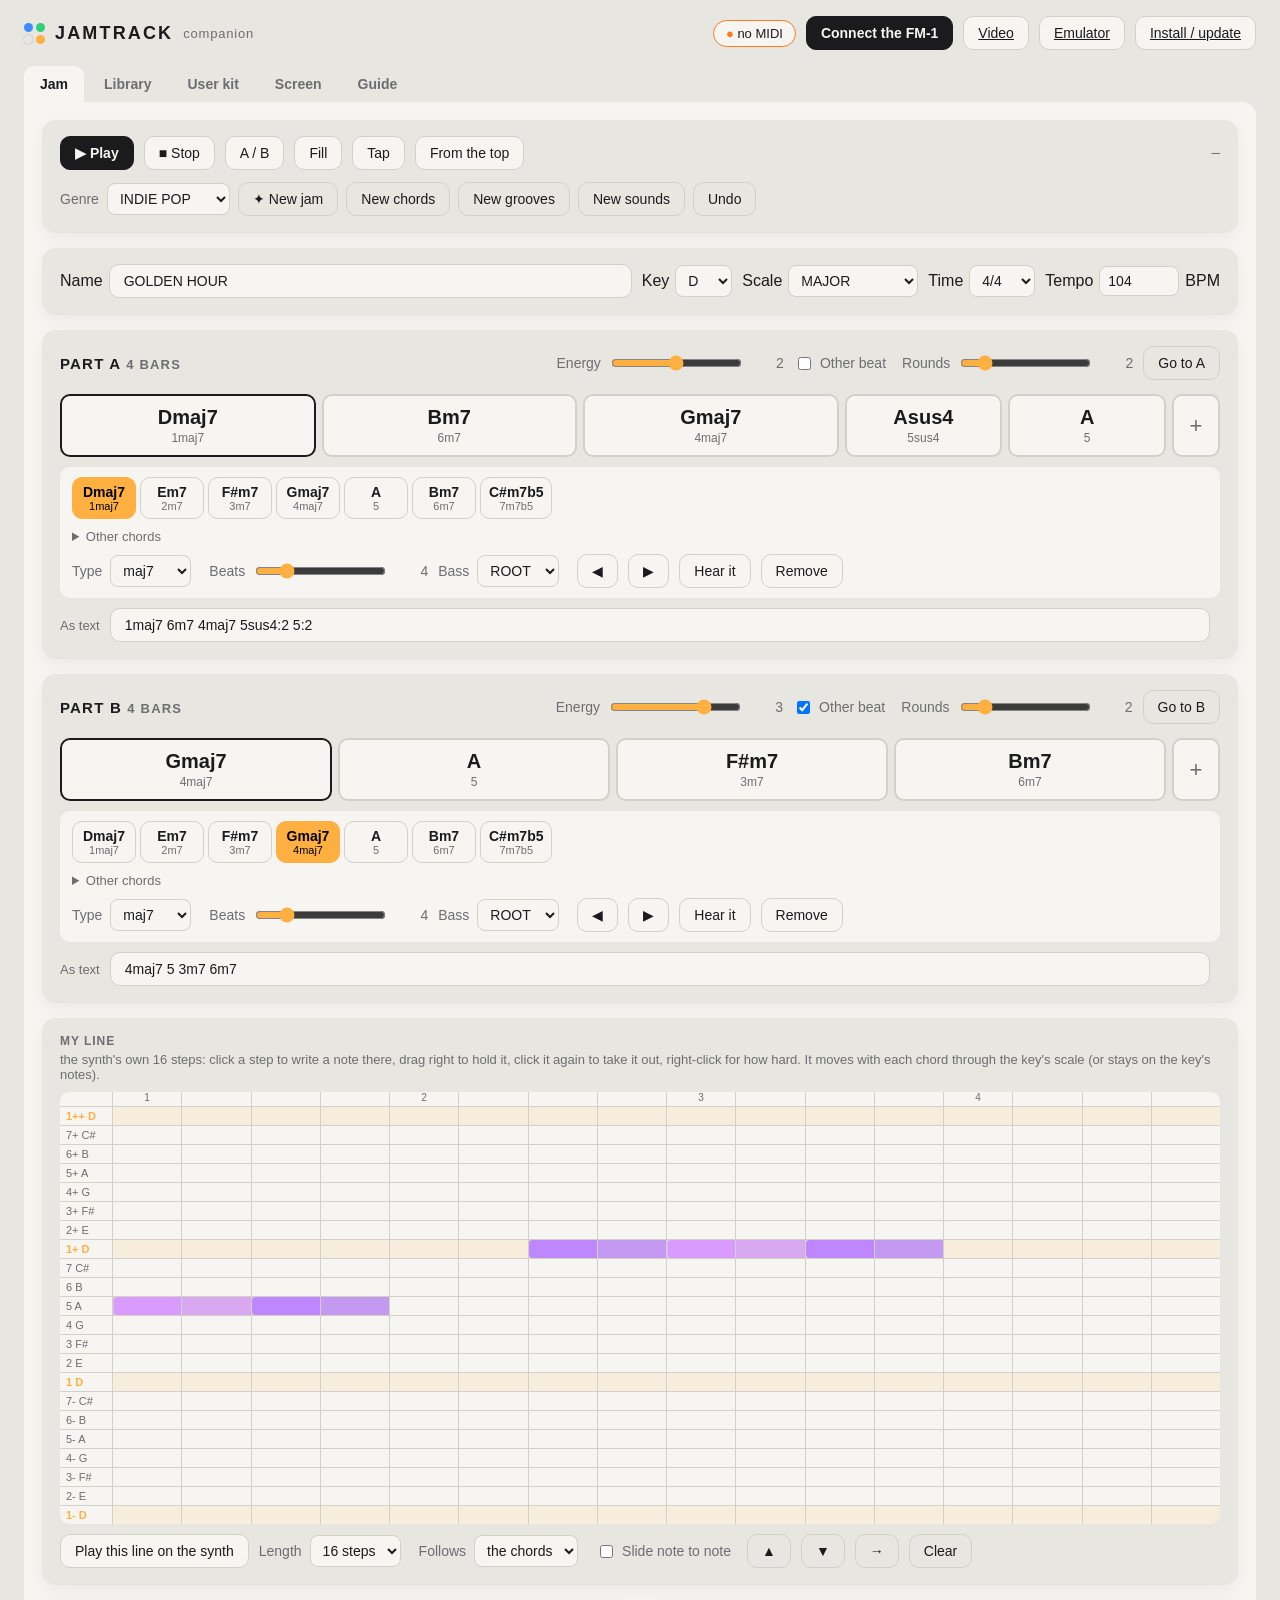
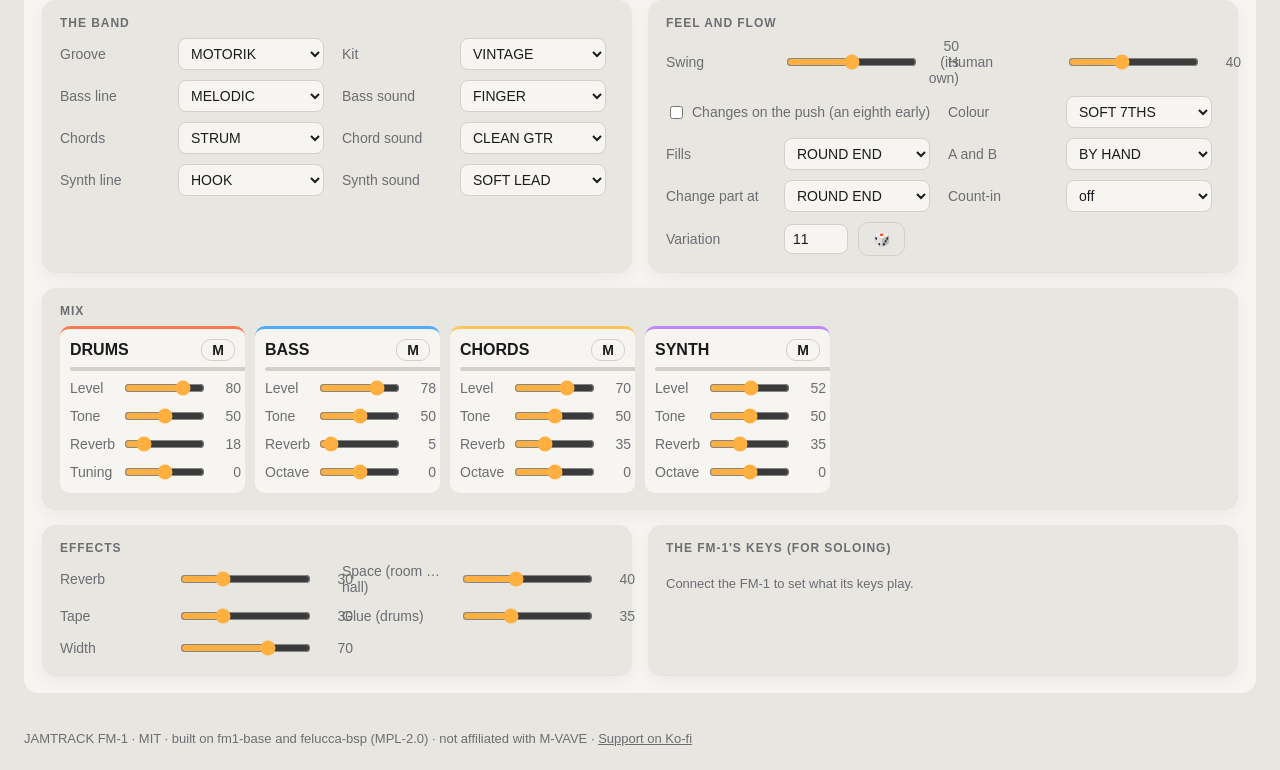
<file: companion/index.html>
<!doctype html>
<!-- SPDX-License-Identifier: MIT -->
<!-- Copyright (c) 2026 Philip Bos -->
<html lang="en">
<head>
<meta charset="utf-8">
<meta name="viewport" content="width=device-width, initial-scale=1">
<title>JAMTRACK Companion</title>
<meta name="description" content="Edit, save and share jams for JAMTRACK, the backing-band firmware for the M-VAVE FM-1">
<link rel="stylesheet" href="app.css">
<link rel="stylesheet" href="jam.css">
<link rel="icon" href="data:image/svg+xml,%3Csvg xmlns='http://www.w3.org/2000/svg' viewBox='0 0 32 32'%3E%3Crect width='32' height='32' rx='7' fill='%23111'/%3E%3Crect x='6' y='16' width='4' height='10' rx='1' fill='%23ffb040'/%3E%3Crect x='12' y='9' width='4' height='17' rx='1' fill='%23ffb040'/%3E%3Crect x='18' y='13' width='4' height='13' rx='1' fill='%23ffb040'/%3E%3Crect x='24' y='6' width='4' height='20' rx='1' fill='%23ffb040'/%3E%3C/svg%3E">
</head>
<body>
<header class="top">
  <div class="brand">
    <span class="dots"><i class="c1"></i><i class="c2"></i><i class="c3"></i><i class="c4"></i></span>
    <span class="name">JAMTRACK</span><span class="sub">companion</span>
  </div>
  <div class="conn">
    <span id="status" class="pill off">not connected</span>
    <button type="button" id="connect" class="primary">Connect the FM-1</button>
    <a class="btn" href="https://youtu.be/cHCjv72eRB8" target="_blank" rel="noopener">Video</a>
    <a class="btn" href="emulator/">Emulator</a>
    <a class="btn" href="flasher/">Install / update</a>
  </div>
</header>

<nav class="tabs" role="tablist">
  <button type="button" role="tab" data-tab="jam" aria-selected="true">Jam</button>
  <button type="button" role="tab" data-tab="library">Library</button>
  <button type="button" role="tab" data-tab="kit">User kit</button>
  <button type="button" role="tab" data-tab="screen">Screen</button>
  <button type="button" role="tab" data-tab="guide">Guide</button>
</nav>

<main>
  <!-- ================================================================ the jam -->
  <section id="tab-jam" class="tab" role="tabpanel">
    <div class="card transport">
      <div class="row wrap gap between">
        <div class="row gap wrap">
          <button type="button" id="t-play" class="primary">▶ Play</button>
          <button type="button" id="t-stop">■ Stop</button>
          <button type="button" id="t-part">A / B</button>
          <button type="button" id="t-fill">Fill</button>
          <button type="button" id="t-tap">Tap</button>
          <button type="button" id="t-top">From the top</button>
        </div>
        <div class="live mono" id="live">—</div>
      </div>
      <div class="row wrap gap gen">
        <label>Genre <select id="g-genre"></select></label>
        <button type="button" id="g-all" class="ghost">✦ New jam</button>
        <button type="button" id="g-prog" class="ghost">New chords</button>
        <button type="button" id="g-groove" class="ghost">New grooves</button>
        <button type="button" id="g-sound" class="ghost">New sounds</button>
        <button type="button" id="g-undo" class="ghost">Undo</button>
      </div>
      <p id="jam-msg" class="msg" role="status"></p>
    </div>

    <div class="card">
      <div class="row wrap gap">
        <label class="grow">Name <input id="j-name" maxlength="15" spellcheck="false"></label>
        <label>Key <select id="j-key"></select></label>
        <label>Scale <select id="j-mode"></select></label>
        <label>Time <select id="j-meter"></select></label>
        <label>Tempo <input id="j-bpm" type="number" min="40" max="240" step="0.5"> BPM</label>
      </div>
    </div>

    <div class="parts">
      <div class="card part" data-part="0"></div>
      <div class="card part" data-part="1"></div>
    </div>

    <div class="grid2">
      <div class="card line-card"><h3>My line <span class="muted small">the synth's own 16 steps: click a step to write a
        note there, drag right to hold it, click it again to take it out, right-click for how hard. It moves with each chord
        through the key's scale (or stays on the key's notes).</span></h3><div id="line"></div></div>
      <div class="card"><h3>The band</h3><div id="band" class="fields"></div></div>
      <div class="card"><h3>Feel and flow</h3><div id="feel" class="fields"></div></div>
      <div class="card"><h3>Mix</h3><div id="mix" class="mixer"></div></div>
      <div class="card"><h3>Effects</h3><div id="fx" class="fields"></div></div>
      <div class="card"><h3>The FM-1's keys (for soloing)</h3><div id="keys" class="fields"></div></div>
    </div>
  </section>

  <!-- ================================================================ the library -->
  <section id="tab-library" class="tab" role="tabpanel" hidden>
    <div class="card">
      <div class="row between wrap gap">
        <h2>On the FM-1</h2>
        <div class="row gap"><button type="button" id="lib-refresh" class="ghost">Refresh</button>
          <button type="button" id="lib-backup" class="ghost">Back up all as a file</button></div>
      </div>
      <p class="muted small">32 places for your jams. <b>Save here</b> stores the jam that is playing.</p>
      <ol id="lib-user" class="slots"></ol>
      <p id="lib-msg" class="msg" role="status"></p>
    </div>
    <div class="card">
      <div class="row between wrap gap">
        <h2>On this computer</h2>
        <div class="row gap"><label class="btn">Import jam files <input type="file" id="lib-import" accept=".json,.jam" multiple hidden></label>
          <button type="button" id="lib-keep" class="ghost">Keep the jam playing here</button></div>
      </div>
      <p class="muted small">Kept in this browser, and as files you can share: as many as you like.</p>
      <ol id="lib-local" class="slots"></ol>
    </div>
    <div class="card">
      <h2>Factory jams</h2>
      <ol id="lib-factory" class="slots"></ol>
    </div>
  </section>

  <!-- ================================================================ the user kit -->
  <section id="tab-kit" class="tab" role="tabpanel" hidden>
    <div class="card">
      <div class="row between wrap gap">
        <h2>The user kit</h2>
        <span id="kit-free" class="muted mono"></span>
      </div>
      <p class="muted small">One sample a drum. Drop a WAV on a drum, or press its <b>Choose</b>. A drum left empty plays the
        STUDIO kit's. On the FM-1: <b>ENV</b> → SOUNDS → KIT: <b>USER</b>. Bright drums (hats, cymbals, percussion) are kept
        as 8-bit mu-law, which never hisses; the others as ADPCM, which holds twice as long.</p>
      <ol id="kit-list" class="slots kit"></ol>
      <div class="progress" hidden id="kit-prog"><i></i></div>
      <p id="kit-msg" class="msg" role="status"></p>
    </div>
  </section>

  <!-- ================================================================ the screen -->
  <section id="tab-screen" class="tab" role="tabpanel" hidden>
    <div class="card screen-card">
      <div class="row between wrap gap">
        <h2>The FM-1's screen</h2>
        <div class="row gap"><span id="mr-rate" class="muted mono"></span>
          <label class="chk"><input type="checkbox" id="mr-control"> Play it from here</label>
          <button type="button" id="mr-shot" class="ghost">Save PNG</button></div>
      </div>
      <div class="device">
        <canvas id="mr-canvas" width="240" height="240" class="lcd" aria-label="the FM-1's screen, live"></canvas>
        <div id="panel" class="panel" aria-label="the FM-1's panel"></div>
      </div>
      <p id="mr-msg" class="msg" role="status">Connect the FM-1: its screen shows here, pixel for pixel.</p>
    </div>
  </section>

  <!-- ================================================================ the guide -->
  <section id="tab-guide" class="tab guide" role="tabpanel" hidden>
    <nav class="card g-toc" aria-label="the guide's chapters">
      <h2>The guide</h2>
      <p class="muted small">Everything JAMTRACK does, one page at a time. The pictures are the FM-1's own screen.</p>
      <ol>
        <li><a href="#g-start">Start in a minute</a></li>
        <li><a href="#g-panel">The FM-1 at a glance</a></li>
        <li><a href="#g-screen">The PLAY screen</a></li>
        <li><a href="#g-pages">Pages and knobs</a></li>
        <li><a href="#g-jams">Choosing a jam</a></li>
        <li><a href="#g-chords">Writing chords</a></li>
        <li><a href="#g-sound">The band's sound</a></li>
        <li><a href="#g-groove">How the band plays</a></li>
        <li><a href="#g-line">MY LINE: your own synth line</a></li>
        <li><a href="#g-perform">Effects and performing</a></li>
        <li><a href="#g-keys">Playing along on the keys</a></li>
        <li><a href="#g-save">Saving, and how much fits</a></li>
        <li><a href="#g-settings">Song, MIDI and system settings</a></li>
        <li><a href="#g-pedal">With a loop pedal</a></li>
        <li><a href="#g-midi">MIDI control (footswitches)</a></li>
        <li><a href="#g-companion">The companion app</a></li>
        <li><a href="#g-lists">Everything in the box</a></li>
        <li><a href="#g-help">If something's not right</a></li>
      </ol>
    </nav>

    <!-- ---------------------------------------------------------- start -->
    <div class="card" id="g-start">
      <h2>1 · Start in a minute</h2>
      <div class="g-split">
        <ol class="g-steps">
          <li><b>Press PLAY.</b> The band starts: drums, bass, chords and a synth line. Press PLAY again to stop.</li>
          <li><b>Turn PRESETS</b> to look through the jams, sorted by genre. Stop turning, and 2.5 seconds later the jam
            under the cursor starts at the next bar.</li>
          <li><b>Press SEQ</b> to switch from part A (think: verse) to part B (chorus). The band plays a fill and changes
            at the end of the round.</li>
          <li><b>Play on the keys.</b> The lit keys are the notes that fit: bright for the chord playing now, dim for the
            rest of the scale. Any dim or bright key sounds good.</li>
          <li><b>Press ARP</b> for a brand-new jam in the same genre. Didn't like it? Press <b>OCT-</b> and <b>OCT+</b>
            together to undo.</li>
          <li><b>Press SAVE twice</b> to keep it.</li>
        </ol>
        <figure class="shot"><img src="guide/home-playing.png" width="240" height="240" alt="The PLAY screen while the band plays: the chord Bm7 in a ring, part A, D major, the next chord, the four players and the progression" loading="lazy">
          <figcaption>The PLAY screen while the band plays.</figcaption></figure>
      </div>
      <p class="g-tip"><b>No FM-1 to hand?</b> <a href="emulator/">The emulator</a> runs the very same firmware in your
        browser, keys and all.</p>
    </div>

    <!-- ---------------------------------------------------------- panel -->
    <div class="card" id="g-panel">
      <h2>2 · The FM-1 at a glance</h2>
      <svg class="g-fm1" viewBox="100 80 1000 640" role="img" aria-label="The FM-1's panel with JAMTRACK's controls labelled">
        <rect x="110" y="90" width="980" height="620" rx="44" class="b-body"/>
        <!-- left knobs -->
        <g class="k-grey"><circle cx="190" cy="170" r="27"/><circle cx="303" cy="170" r="27"/><circle cx="190" cy="280" r="27"/><circle cx="303" cy="280" r="27"/></g>
        <text x="190" y="128" class="t-lab">MASTER</text><text x="190" y="215" class="t-sub">volume</text>
        <text x="303" y="128" class="t-lab">SELECT</text><text x="303" y="215" class="t-sub">tempo · cursor</text>
        <text x="190" y="238" class="t-lab">PRESETS</text><text x="190" y="325" class="t-sub">choose a jam</text>
        <text x="303" y="238" class="t-lab">ALGORITHM</text><text x="303" y="325" class="t-sub">keys' sound</text>
        <rect x="150" y="345" width="80" height="36" rx="8" class="b-act"/><text x="190" y="368" class="t-btn">OCT-</text>
        <rect x="256" y="345" width="80" height="36" rx="8" class="b-act"/><text x="296" y="368" class="t-btn">OCT+</text>
        <text x="243" y="402" class="t-sub">keys' octave · rest/hold · undo (both)</text>
        <!-- screen -->
        <rect x="392" y="110" width="246" height="246" rx="22" class="b-screen"/>
        <image href="guide/home-playing.png" x="413" y="131" width="204" height="204"/>
        <!-- right knobs -->
        <g><circle cx="715" cy="170" r="26" class="k1"/><circle cx="822" cy="170" r="26" class="k2"/><circle cx="930" cy="170" r="26" class="k3"/><circle cx="1038" cy="170" r="26" class="k4"/></g>
        <text x="715" y="128" class="t-lab">K1</text><text x="822" y="128" class="t-lab">K2</text><text x="930" y="128" class="t-lab">K3</text><text x="1038" y="128" class="t-lab">K4</text>
        <text x="876" y="215" class="t-sub">the four settings at the bottom of the screen</text>
        <!-- buttons -->
        <g>
          <rect x="685" y="244" width="57" height="50" rx="8" class="b-page"/><text x="713" y="275" class="t-btn">FX</text>
          <rect x="751" y="244" width="57" height="50" rx="8" class="b-act"/><text x="779" y="275" class="t-btn">SEL</text>
          <rect x="816" y="244" width="57" height="50" rx="8" class="b-page"/><text x="844" y="275" class="t-btn">ENV</text>
          <rect x="882" y="244" width="57" height="50" rx="8" class="b-page"/><text x="910" y="275" class="t-btn">LFO</text>
          <rect x="947" y="244" width="57" height="50" rx="8" class="b-page"/><text x="975" y="275" class="t-btn">EDIT</text>
          <rect x="1013" y="244" width="57" height="50" rx="8" class="b-page"/><text x="1041" y="275" class="t-btn">GLO</text>
          <rect x="685" y="309" width="57" height="50" rx="8" class="b-page"/><text x="713" y="340" class="t-btn">HOME</text>
          <rect x="751" y="309" width="57" height="50" rx="8" class="b-act"/><text x="779" y="340" class="t-btn">SAVE</text>
          <rect x="816" y="309" width="57" height="50" rx="8" class="b-act"/><text x="844" y="340" class="t-btn">ARP</text>
          <rect x="882" y="309" width="57" height="50" rx="8" class="b-play"/><text x="910" y="340" class="t-btn">SEQ</text>
          <rect x="947" y="309" width="57" height="50" rx="8" class="b-play"/><text x="975" y="340" class="t-btn">PLAY</text>
          <rect x="1013" y="309" width="57" height="50" rx="8" class="b-play"/><text x="1041" y="340" class="t-btn">REC</text>
        </g>
        <!-- keys -->
        <rect x="118" y="420" width="964" height="280" rx="14" class="b-keybed"/>
        <g class="w-keys">
          <rect x="136" y="540" width="46" height="145" rx="20"/><rect x="195" y="540" width="46" height="145" rx="20"/><rect x="254" y="540" width="46" height="145" rx="20"/><rect x="313" y="540" width="46" height="145" rx="20"/>
          <rect x="372" y="540" width="46" height="145" rx="20" class="c1"/><rect x="431" y="540" width="46" height="145" rx="20"/><rect x="490" y="540" width="46" height="145" rx="20"/><rect x="549" y="540" width="46" height="145" rx="20"/>
          <rect x="608" y="540" width="46" height="145" rx="20"/><rect x="667" y="540" width="46" height="145" rx="20"/><rect x="726" y="540" width="46" height="145" rx="20"/><rect x="785" y="540" width="46" height="145" rx="20" class="c1"/>
          <rect x="844" y="540" width="46" height="145" rx="20"/><rect x="903" y="540" width="46" height="145" rx="20"/><rect x="962" y="540" width="46" height="145" rx="20"/><rect x="1021" y="540" width="46" height="145" rx="20"/>
        </g>
        <g class="b-keys">
          <rect x="166" y="436" width="46" height="92" rx="20"/><rect x="225" y="436" width="46" height="92" rx="20"/><rect x="284" y="436" width="46" height="92" rx="20"/>
          <rect x="402" y="436" width="46" height="92" rx="20"/><rect x="460" y="436" width="46" height="92" rx="20"/>
          <rect x="578" y="436" width="46" height="92" rx="20"/><rect x="637" y="436" width="46" height="92" rx="20"/><rect x="696" y="436" width="46" height="92" rx="20"/>
          <rect x="813" y="436" width="46" height="92" rx="20"/><rect x="872" y="436" width="46" height="92" rx="20"/>
          <rect x="989" y="436" width="46" height="92" rx="20"/>
        </g>
        <g class="t-key">
          <text x="159" y="672">F</text><text x="218" y="672">G</text><text x="277" y="672">A</text><text x="336" y="672">B</text>
          <text x="395" y="672">C</text><text x="454" y="672">D</text><text x="513" y="672">E</text><text x="572" y="672">F</text>
          <text x="631" y="672">G</text><text x="690" y="672">A</text><text x="749" y="672">B</text><text x="808" y="672">C</text>
          <text x="867" y="672">D</text><text x="926" y="672">E</text><text x="985" y="672">F</text><text x="1044" y="672">G</text>
        </g>
        <g class="t-keynum">
          <text x="159" y="600">1</text><text x="218" y="600">2</text><text x="277" y="600">3</text><text x="336" y="600">4</text>
          <text x="189" y="490">1</text><text x="248" y="490">2</text><text x="307" y="490">3</text><text x="425" y="490">4</text><text x="483" y="490">5</text>
        </g>
      </svg>
      <p class="g-legend">
        <span><i class="sw b-page"></i>pages</span>
        <span><i class="sw b-play"></i>transport</span>
        <span><i class="sw b-act"></i>actions</span>
        <span><i class="sw c1"></i>C: chord number 1 on EDIT</span>
        <span><span class="g-num">1–4</span> / <span class="g-num">1–5</span>: the performance keys (FX held)</span>
      </p>
      <h3>Buttons: tap, and hold</h3>
      <table class="cc g-wide">
        <tr><th>Button</th><th>Tap</th><th>Hold</th></tr>
        <tr><td>PLAY</td><td>Start or stop the band.</td><td>—</td></tr>
        <tr><td>SEQ</td><td>Switch part A ↔ B. The change comes at the end of the round, with a fill (it blinks while it waits).</td><td>A fill right now.</td></tr>
        <tr><td>REC</td><td>Tap the tempo: tap it a few times in time. It flashes on every beat.</td><td>Back to the top of the part, at the next bar.</td></tr>
        <tr><td>ARP</td><td>Generate: a new jam on PLAY, new chords on EDIT, new grooves on LFO, new sounds on ENV, a new line on MY LINE.</td><td>A whole new jam, from any page.</td></tr>
        <tr><td>SEL</td><td>Choose which part (A or B) EDIT and PART work on.</td><td>Hold SEL + press a key: the jam moves to that key. Hold SEL + turn SELECT: the keys' sound.</td></tr>
        <tr><td>SAVE</td><td>Open the save list (it lights up when the jam has unsaved changes). SAVE again saves.</td><td>—</td></tr>
        <tr><td>HOME</td><td>The PLAY page.</td><td>What the page you're on does, in three lines.</td></tr>
        <tr><td>EDIT · ENV · LFO · FX · GLO</td><td>Open that group of pages; press again for its next page.</td><td>FX held + keys: mutes, fills, a break (<a href="#g-perform">below</a>).</td></tr>
        <tr><td>OCT- + OCT+</td><td colspan="2">Pressed together: undo the last generate or load. On their own they move the keys an octave (and do special jobs on EDIT, MY LINE and in lists).</td></tr>
      </table>
    </div>

    <!-- ---------------------------------------------------------- screen -->
    <div class="card" id="g-screen">
      <h2>3 · The PLAY screen</h2>
      <div class="g-split">
        <div class="g-anno">
          <img src="guide/home-playing.png" width="240" height="240" alt="The PLAY screen, numbered" loading="lazy">
          <i style="left:0px;top:1px">1</i><i style="left:262px;top:1px">2</i><i style="left:0px;top:66px">3</i>
          <i style="left:262px;top:22px">4</i><i style="left:262px;top:46px">5</i><i style="left:262px;top:70px">6</i>
          <i style="left:262px;top:106px">7</i><i style="left:0px;top:142px">8</i><i style="left:0px;top:186px">9</i>
        </div>
        <ol class="g-callouts">
          <li><b>Where the jam lives and its name.</b> F1 is factory jam 1, U05 would be your place 5. An orange dot after
            the name means it has changes you haven't saved.</li>
          <li><b>The tempo</b> in BPM. It reads <b>EXT</b> while a loop pedal or computer sets the tempo.</li>
          <li><b>The chord playing now</b>, with its number in the key underneath (6m7). The ring fills up as the chord
            plays, so you can see the next change coming.</li>
          <li><b>Part A or B</b>, the genre and the time signature.</li>
          <li><b>The key and scale</b>: D MAJOR.</li>
          <li><b>The next chord.</b></li>
          <li><b>The four players</b>: drums, bass, chords and synth, each bar moving as it plays. A muted player is greyed out.</li>
          <li><b>The progression</b> of the part playing, the current chord lit.</li>
          <li><b>The four knobs, K1 to K4</b>, in their own colours: here tempo, key, energy and tape. Every page puts its own four settings here.</li>
        </ol>
      </div>
      <p>When the band is stopped, the screen shows the same things without the movement:</p>
      <figure class="shot"><img src="guide/home-stopped.png" width="240" height="240" alt="The PLAY screen, stopped" loading="lazy"><figcaption>Stopped: the keys show only the scale.</figcaption></figure>
    </div>

    <!-- ---------------------------------------------------------- pages -->
    <div class="card" id="g-pages">
      <h2>4 · Pages and knobs</h2>
      <p>Everything you can change lives on a <b>page</b>. Each page has four settings, one for each knob K1–K4, shown at
        the bottom of the screen in the knob's colour. The pages come in groups, one group per button: press the button
        to open the group, press it again for the next page in it. The group's button stays lit.</p>
      <table class="cc g-wide">
        <tr><th>Button</th><th>Pages (press again for the next)</th></tr>
        <tr><td>HOME</td><td>PLAY: tempo, key, energy, tape</td></tr>
        <tr><td>EDIT</td><td>EDIT: the chords of part A or B</td></tr>
        <tr><td>ENV</td><td>SOUNDS → MIX → TONE → REVERB SENDS → OCTAVES</td></tr>
        <tr><td>LFO</td><td>STYLES → MY LINE → FEEL → PART → FLOW</td></tr>
        <tr><td>FX</td><td>EFFECTS</td></tr>
        <tr><td>GLO</td><td>SONG → MIDI → SYSTEM → KEYS → USER KIT</td></tr>
      </table>
      <div class="g-split">
        <figure class="shot"><img src="guide/help.png" width="240" height="240" alt="HOME held: three lines on what this page does" loading="lazy"><figcaption>Hold HOME on any page: what it does.</figcaption></figure>
        <ul>
          <li><b>Lost?</b> Hold HOME for a moment: the screen tells you what the page you're on does.</li>
          <li><b>Turn faster, go further.</b> Quick turns take bigger steps.</li>
          <li><b>SELECT</b> is the tempo on most pages. On EDIT it picks the chord, on MY LINE the step.</li>
          <li>Every change is heard straight away, while the band plays.</li>
          <li>The FM-1 remembers the jam you're on, unsaved changes included, when you switch it off (after the band has
            been stopped for a few seconds). To keep a jam for good, <a href="#g-save">save it</a>.</li>
        </ul>
      </div>
    </div>

    <!-- ---------------------------------------------------------- jams -->
    <div class="card" id="g-jams">
      <h2>5 · Choosing a jam</h2>
      <p>A <b>jam</b> is a whole song: its two parts of chords, the key, the tempo, the players, the sounds, the mix and
        the effects. JAMTRACK comes with <b>160 factory jams</b>, ten in each of 16 genres.</p>
      <div class="g-gallery">
        <figure class="shot"><img src="guide/presets.png" width="240" height="240" alt="The PRESETS list: genre headings, jams and + NEW JAM" loading="lazy"><figcaption><b>PRESETS</b>: every jam, sorted by genre.</figcaption></figure>
        <figure class="shot"><img src="guide/generate.png" width="240" height="240" alt="A new jam generated: STATIC WAVES, INDIE POP" loading="lazy"><figcaption><b>ARP</b>: a new jam, made up on the spot.</figcaption></figure>
      </div>
      <ul>
        <li><b>Turn PRESETS</b> and a list opens on the jam playing. Keep turning: each genre has a heading, then your own
          jams in that genre, then the factory's, then <b>+ NEW JAM</b>, then the next genre.</li>
        <li><b>Nothing changes while you turn.</b> Stop for 2.5 seconds and the jam under the cursor starts at the next
          bar; a bar under the list counts down. <b>OCT+</b> loads it now, <b>OCT-</b> closes the list without changing anything.</li>
        <li><b>+ NEW JAM</b> makes up a brand-new jam in that genre: chords, players and sounds.</li>
        <li><b>ARP</b> does the same in the jam's own genre. On some pages it only changes part of the jam:
          new chords on EDIT, new grooves on the LFO pages, new sounds on the ENV pages. <b>Hold ARP</b> for a whole new jam from anywhere.</li>
        <li><b>Undo:</b> OCT- and OCT+ together bring the jam before back (and pressing them again swaps back).</li>
      </ul>
    </div>

    <!-- ---------------------------------------------------------- chords -->
    <div class="card" id="g-chords">
      <h2>6 · Writing chords</h2>
      <p>Each jam has two parts, <b>A</b> and <b>B</b>, of 1 to 12 chords each. Press <b>EDIT</b> to see them.</p>
      <div class="g-gallery">
        <figure class="shot"><img src="guide/edit.png" width="240" height="240" alt="EDIT: part A's chords, the third one selected" loading="lazy"><figcaption>Part A, the cursor on a chord.</figcaption></figure>
        <figure class="shot"><img src="guide/edit-chord.png" width="240" height="240" alt="EDIT: the cursor moved to another chord" loading="lazy"><figcaption>SELECT moves the cursor.</figcaption></figure>
        <figure class="shot"><img src="guide/edit-b.png" width="240" height="240" alt="EDIT: part B's chords" loading="lazy"><figcaption>SEL switches to part B.</figcaption></figure>
      </div>
      <ol class="g-steps">
        <li><b>Turn SELECT</b> to put the cursor on a chord. You hear it when the band is stopped.</li>
        <li><b>Press a key</b> to choose the chord. The keys are numbered from C: <b>C is chord 1</b> (the key's home
          chord), D is 2, E is 3, F is 4, G is 5, A is 6, B is 7. The black keys give the chords from outside the key,
          like ♭7 or ♭3. This works the same in every key: in D major, C still means "chord 1", which is D.</li>
        <li><b>OCT+</b> adds a chord after the cursor (a copy, to change), <b>OCT-</b> removes the cursor's chord.</li>
        <li><b>SEL</b> switches between part A and part B.</li>
      </ol>
      <table class="cc g-wide">
        <tr><th>Knob</th><th>What it changes</th></tr>
        <tr><td>K1 CHORD</td><td>Steps through the key's own chords.</td></tr>
        <tr><td>K2 TYPE</td><td>The kind of chord. AUTO lets the scale decide (major or minor), and the jam's COLOR adds 7ths or
          9ths. Or pick one: MAJ, m, maj7, m7, 7, sus2, sus4, add9, 9, 6, dim, m7b5 and more (<a href="#g-lists">the full list</a>).</td></tr>
        <tr><td>K3 BEATS</td><td>How long the chord lasts, 1 to 16 beats.</td></tr>
        <tr><td>K4 BASS NOTE</td><td>The note in the bass: the chord's ROOT, its 3rd, 5th or 7th, or the key's 1 throughout (a pedal).</td></tr>
      </table>
      <h3>Changing the key or the scale</h3>
      <ul>
        <li><b>Hold SEL and press a key</b> to move the whole jam to that key. The song stays the same, only higher or lower.
          The KEY knob on PLAY and SONG does the same.</li>
        <li><b>Change the scale</b> (GLO → SONG, K3) and the chords follow: switch D major to D minor, and Dmaj7 becomes Dm7,
          Bm7 becomes B♭maj7, and so on, each chord keeping its 7th or 9th. Chords you wrote from outside the key stay
          as you wrote them. Switch back and it's exactly as before.</li>
        <li>The companion's Jam tab lets you write chords by typing them, too.</li>
      </ul>
    </div>

    <!-- ---------------------------------------------------------- sound -->
    <div class="card" id="g-sound">
      <h2>7 · The band's sound (ENV)</h2>
      <p>Five pages for how the band sounds. Press <b>ENV</b>, then ENV again for the next. <b>ARP</b> on these pages picks new sounds for the jam.</p>
      <div class="g-gallery">
        <figure class="shot"><img src="guide/sounds.png" width="240" height="240" alt="SOUNDS: kit, bass, chords, synth" loading="lazy">
          <figcaption><b>SOUNDS</b>: the drum kit, and the sounds of the bass, the chords and the synth.</figcaption></figure>
        <figure class="shot"><img src="guide/mix.png" width="240" height="240" alt="MIX: the four levels" loading="lazy">
          <figcaption><b>MIX</b>: how loud each player is, 0–100.</figcaption></figure>
        <figure class="shot"><img src="guide/tone.png" width="240" height="240" alt="TONE: darker or brighter" loading="lazy">
          <figcaption><b>TONE</b>: each player darker (lower) or brighter (higher); 50 is as it comes.</figcaption></figure>
        <figure class="shot"><img src="guide/sends.png" width="240" height="240" alt="REVERB SENDS" loading="lazy">
          <figcaption><b>REVERB SENDS</b>: how much of each player goes into the reverb.</figcaption></figure>
        <figure class="shot"><img src="guide/octaves.png" width="240" height="240" alt="OCTAVES" loading="lazy">
          <figcaption><b>OCTAVES</b>: the kit's tuning, and the bass, chords and synth up or down to two octaves.</figcaption></figure>
      </div>
      <p class="small muted">The bass sounds are only offered for the bass, and the chord and synth knobs skip them. There
        are 10 drum kits and a USER kit of your own samples (<a href="#g-settings">GLO → USER KIT</a>).</p>
    </div>

    <!-- ---------------------------------------------------------- groove -->
    <div class="card" id="g-groove">
      <h2>8 · How the band plays (LFO)</h2>
      <p>Press <b>LFO</b> for the players' styles, then LFO again for the next page. <b>ARP</b> here picks new styles.</p>
      <div class="g-gallery">
        <figure class="shot"><img src="guide/styles.png" width="240" height="240" alt="STYLES: groove, bass line, chords, synth line" loading="lazy">
          <figcaption><b>STYLES</b>: the drum groove (28), the bass line (24), how the chords are played (24) and the synth line (15, or MY LINE).</figcaption></figure>
        <figure class="shot"><img src="guide/myline.png" width="240" height="240" alt="MY LINE: the piano roll" loading="lazy">
          <figcaption><b>MY LINE</b>: write the synth's notes yourself (<a href="#g-line">next chapter</a>).</figcaption></figure>
        <figure class="shot"><img src="guide/feel.png" width="240" height="240" alt="FEEL: swing, human, push, color" loading="lazy">
          <figcaption><b>FEEL</b>: swing, looseness, push, and the chords' colour.</figcaption></figure>
        <figure class="shot"><img src="guide/part.png" width="240" height="240" alt="PART: energy, alt beat, rounds, variation" loading="lazy">
          <figcaption><b>PART</b>: energy and more, for the part SEL picks.</figcaption></figure>
        <figure class="shot"><img src="guide/flow.png" width="240" height="240" alt="FLOW: fills, chain, switch, count-in" loading="lazy">
          <figcaption><b>FLOW</b>: fills, and how A and B follow each other.</figcaption></figure>
      </div>
      <table class="cc g-wide">
        <tr><th>Setting</th><th>What it does</th></tr>
        <tr><td>SWING</td><td>50 is the groove's own feel. Lower straightens it, higher swings harder.</td></tr>
        <tr><td>HUMAN</td><td>How loose the band plays: 0 is a machine, higher drifts like people do.</td></tr>
        <tr><td>PUSH</td><td>ON: the chords change an eighth note early, as many pop songs do.</td></tr>
        <tr><td>COLOR</td><td>TRIADS, SOFT 7THS, 7THS or 9THS, for the chords left on AUTO.</td></tr>
        <tr><td>ENERGY</td><td>0 to 4: from a whisper (few drums, long notes) to everything in.</td></tr>
        <tr><td>ALT BEAT</td><td>ON: the drummer plays the groove's second beat in this part.</td></tr>
        <tr><td>ROUNDS</td><td>How many times the part plays before AUTO A/B moves on (1–8).</td></tr>
        <tr><td>VARIATION</td><td>0–255: another take on the same groove, bass line and synth line.</td></tr>
        <tr><td>FILLS</td><td>A drum fill every 4, 8 or 16 bars, at the end of each round, or none.</td></tr>
        <tr><td>CHAIN</td><td>BY HAND (SEQ switches), AUTO A/B (A, B, A, B… after ROUNDS), or A ONLY.</td></tr>
        <tr><td>SWITCH</td><td>When SEQ's change comes: at the ROUND END or the NEXT BAR.</td></tr>
        <tr><td>COUNT-IN</td><td>OFF, or 1 or 2 bars of clicks before the band comes in.</td></tr>
      </table>
    </div>

    <!-- ---------------------------------------------------------- my line -->
    <div class="card" id="g-line">
      <h2>9 · MY LINE: your own synth line</h2>
      <div class="g-split">
        <figure class="shot"><img src="guide/myline.png" width="240" height="240" alt="MY LINE: notes on a grid of 16 steps" loading="lazy">
          <figcaption>Notes go up, time goes right. The bar above the grid is the step being edited.</figcaption></figure>
        <div>
          <p>Write the synth's part yourself, on a piano roll of up to 16 steps (16th notes: one bar of 4/4). Press
            <b>LFO</b> twice. If the jam has no line yet, it starts from the jam's own hook, ready to change.</p>
          <ol class="g-steps">
            <li><b>Turn SELECT</b> to move to a step.</li>
            <li><b>Press a key</b> to write that note at the step, and hear it. The cursor moves on to the next step,
              so you can play a line in, one note after another.</li>
            <li><b>OCT-</b> writes a rest (silence). <b>OCT+</b> holds the note before it a step longer.</li>
            <li><b>ARP</b> makes up a new line to start from. OCT- + OCT+ undoes it.</li>
          </ol>
          <p>As soon as you change something, the synth plays your line (STYLES shows SYNTH LINE: MY LINE).</p>
        </div>
      </div>
      <table class="cc g-wide">
        <tr><th>Knob</th><th>What it changes</th></tr>
        <tr><td>K1 NOTE</td><td>The step's note, shown as its number in the key and its name ("5 A"). Turn it down past the lowest note for HOLD and REST.</td></tr>
        <tr><td>K2 HOW HARD</td><td>NORMAL, SOFT, LOUD or ACCENT.</td></tr>
        <tr><td>K3 LENGTH</td><td>1 to 16 steps. A shorter line repeats sooner and drifts against the bar, which can sound great.</td></tr>
        <tr><td>K4 FOLLOWS</td><td>CHORDS: the line moves with each chord, so one line fits the whole song. KEY: it stays where you wrote it.
          The +SLIDE settings glide from note to note.</td></tr>
      </table>
      <p class="g-tip"><b>How "follows the chords" works:</b> you write the line over chord 1. When the band moves to
        chord 4, the whole line moves up to start from 4, through the notes of the key's scale. It always stays in key.</p>
      <p><b>In the companion</b> (Jam tab → My line) the same line is a piano roll you click: click to write a note,
        drag right to hold it, click a note to remove it, right-click (or alt-click) for how hard. The tools above it set
        the length, follows and slide, move the line up or down a step, shift it in time, or clear it. A playhead
        shows the step playing.</p>
    </div>

    <!-- ---------------------------------------------------------- perform -->
    <div class="card" id="g-perform">
      <h2>10 · Effects and performing (FX)</h2>
      <div class="g-gallery">
        <figure class="shot"><img src="guide/effects.png" width="240" height="240" alt="EFFECTS: reverb, space, tape, glue" loading="lazy">
          <figcaption><b>EFFECTS</b>: tap FX.</figcaption></figure>
        <figure class="shot"><img src="guide/perform.png" width="240" height="240" alt="PERFORM: the keys' jobs while FX is held" loading="lazy">
          <figcaption><b>PERFORM</b>: hold FX.</figcaption></figure>
      </div>
      <table class="cc g-wide">
        <tr><th>EFFECTS knob</th><th>What it does</th></tr>
        <tr><td>K1 REVERB</td><td>How loud the reverb is.</td></tr>
        <tr><td>K2 SPACE</td><td>How big the room is.</td></tr>
        <tr><td>K3 TAPE</td><td>Old-tape character: a little wobble, warmth and saturation.</td></tr>
        <tr><td>K4 GLUE</td><td>Squeezes the drums together, like a compressor on a drum bus.</td></tr>
      </table>
      <h3>Hold FX and press a key</h3>
      <table class="cc g-wide">
        <tr><th>Key (from the left)</th><th>What it does</th></tr>
        <tr><td>White 1 · 2 · 3 · 4</td><td>Mute or unmute the drums · bass · chords · synth.</td></tr>
        <tr><td>Black 1</td><td>A fill.</td></tr>
        <tr><td>Black 2</td><td>Switch part A ↔ B.</td></tr>
        <tr><td>Black 3</td><td>Back to the top of the part.</td></tr>
        <tr><td>Black 4</td><td>A break: the drums alone. Press again to bring everyone back.</td></tr>
        <tr><td>Black 5</td><td>Drums out, then back in.</td></tr>
      </table>
      <p class="small muted">Let go of FX without pressing a key and you land on the EFFECTS page.</p>
    </div>

    <!-- ---------------------------------------------------------- keys -->
    <div class="card" id="g-keys">
      <h2>11 · Playing along on the keys</h2>
      <div class="g-gallery">
        <figure class="shot"><img src="guide/algo.png" width="240" height="240" alt="ALGORITHM: the list of sounds for the keys" loading="lazy">
          <figcaption><b>ALGORITHM</b>: the sound you play.</figcaption></figure>
        <figure class="shot"><img src="guide/keys.png" width="240" height="240" alt="KEYS: keys sound, level, mono, reverb" loading="lazy">
          <figcaption><b>GLO → KEYS</b>: its level, mono and reverb.</figcaption></figure>
      </div>
      <ul>
        <li><b>The keys light up the notes that fit.</b> Bright: the notes of the chord playing now (land on these). Dim:
          the rest of the scale (good for runs between them). When the band is stopped, only the scale is lit.</li>
        <li><b>Turn ALGORITHM</b> for another sound. The four leads come first (SOLO LEAD, WHISTLE, BRIGHT LEAD, SAW LEAD), then every
          other sound. Like PRESETS, it changes 2.5 s after you stop turning (OCT+ now, OCT- never mind).</li>
        <li><b>OCT- / OCT+</b> move the keys down or up an octave (two at most each way).</li>
        <li>The keys feel how hard you play them.</li>
        <li><b>MONO</b> (on the KEYS page) plays one note at a time and slides between them, like a lead synth.
          <b>POLY</b> plays chords.</li>
        <li>The keys' sound is yours, not the jam's: it stays when you change jams.</li>
      </ul>
    </div>

    <!-- ---------------------------------------------------------- save -->
    <div class="card" id="g-save">
      <h2>12 · Saving, and how much fits</h2>
      <div class="g-split">
        <figure class="shot"><img src="guide/save.png" width="240" height="240" alt="SAVE TO: the list of your 32 places" loading="lazy">
          <figcaption>SAVE TO: your 32 places, U01 to U32.</figcaption></figure>
        <ol class="g-steps">
          <li><b>Press SAVE.</b> The list opens on the jam's own place, or the first empty one.</li>
          <li><b>Turn SELECT or PRESETS</b> (or press OCT- / OCT+) to choose a place. Empty places show ---.</li>
          <li><b>Press SAVE again.</b> The screen says SAVED U05 (for example). Any other button cancels.</li>
        </ol>
      </div>
      <ul>
        <li>Saving over a place replaces the jam that was there.</li>
        <li><b>While the band plays</b>, the screen says SAVING AT STOP: the FM-1 writes it once you stop, because writing
          to memory mid-song would make a gap in the sound. Stop the band before you switch off.</li>
        <li>Your saved jams appear in the PRESETS list under their genre, before the factory's.</li>
        <li>To <b>rename or delete</b> a jam, use the companion's Library tab. Names are up to 15 characters: A–Z, 0–9, space and - . '</li>
      </ul>
      <h3>How much fits</h3>
      <table class="cc g-wide">
        <tr><th>Where</th><th>How many</th><th>Notes</th></tr>
        <tr><td>Your places on the FM-1</td><td><b>32 jams</b></td><td>U01–U32. Each one is a whole jam: both parts, the
          players, sounds, mix, effects and MY LINE. Updates keep them.</td></tr>
        <tr><td>Factory jams</td><td><b>160</b></td><td>Built in, ten per genre. You can't overwrite them, but you can
          change one and save it in one of your places.</td></tr>
        <tr><td>The jam you're on</td><td>1</td><td>Remembered at switch-off, unsaved changes too (once the band has been
          stopped a few seconds).</td></tr>
        <tr><td>The companion's library</td><td><b>about 3,000 jams</b></td><td>Kept in your browser, on that computer. Use
          <b>Back up all as a file</b> in the Library tab to keep them safe.</td></tr>
        <tr><td>Jam files</td><td>no limit</td><td>Each jam can be saved as a small .jam.json file to keep or share.</td></tr>
        <tr><td>The user kit</td><td><b>9 drums</b></td><td>One sample each: kick, snare, rim, hat, open hat, ride,
          crash, tom, perc. Up to 1.8–2.9 s per drum, sharing 48 blocks of memory: nine half-second hits use about 33 of them.</td></tr>
        <tr><td>Your settings</td><td>1 set</td><td>MIDI, the keys' sound, stop mode, click and output: the FM-1's own,
          the same for every jam.</td></tr>
      </table>
    </div>

    <!-- ---------------------------------------------------------- settings -->
    <div class="card" id="g-settings">
      <h2>13 · Song, MIDI and system settings (GLO)</h2>
      <div class="g-gallery">
        <figure class="shot"><img src="guide/song.png" width="240" height="240" alt="SONG: tempo, key, scale, time" loading="lazy">
          <figcaption><b>SONG</b>: tempo (40–240), key, scale and time signature.</figcaption></figure>
        <figure class="shot"><img src="guide/midi.png" width="240" height="240" alt="MIDI: clock in, clock out, channel, start/stop" loading="lazy">
          <figcaption><b>MIDI</b>: for loop pedals and other gear.</figcaption></figure>
        <figure class="shot"><img src="guide/system.png" width="240" height="240" alt="SYSTEM: stop, USB level, click, output" loading="lazy">
          <figcaption><b>SYSTEM</b>: how the FM-1 behaves.</figcaption></figure>
        <figure class="shot"><img src="guide/userkit.png" width="240" height="240" alt="USER KIT: kit, tune, glue, width, and the nine drums" loading="lazy">
          <figcaption><b>USER KIT</b>: your own drum samples.</figcaption></figure>
      </div>
      <table class="cc g-wide">
        <tr><th>Setting</th><th>What it does</th></tr>
        <tr><td>SCALE</td><td>MAJOR, MINOR, DORIAN, MIXOLYDIAN, LYDIAN, PHRYGIAN or HARM MINOR. The chords follow (<a href="#g-chords">see Writing chords</a>).</td></tr>
        <tr><td>TIME</td><td>4/4, 3/4, 6/8, 12/8, 2/4, 5/4 or 7/8. Every groove plays in all of them.</td></tr>
        <tr><td>CLOCK IN</td><td>FOLLOW: when a MIDI clock comes in, the band follows its tempo. IGNORE: it keeps its own.</td></tr>
        <tr><td>CLOCK OUT</td><td>ON: the FM-1 sends its tempo to a computer over USB.</td></tr>
        <tr><td>CHANNEL</td><td>The MIDI channel it listens to: ALL, or 1–16.</td></tr>
        <tr><td>START/STOP</td><td>ON: MIDI start and stop messages start and stop the band.</td></tr>
        <tr><td>STOP</td><td>AT ONCE, or BAR END: the band plays to the end of the bar and finishes on a last hit.</td></tr>
        <tr><td>USB LEVEL</td><td>How loud the FM-1 comes into your computer over USB. <b>MASTER</b> (all the way down): it
          follows the MASTER knob, as the speaker does. Turn it up for a level of its own (1–100, starting at 80): the
          recording stays the same however you set MASTER for your headphones. Also in the companion's Jam tab, beside the keys' sound.</td></tr>
        <tr><td>CLICK</td><td>A metronome click with the band.</td></tr>
        <tr><td>OUTPUT</td><td>The loudest the FM-1 gets, 50–100 %. Lower it if your amp or headphones distort.</td></tr>
        <tr><td>USER KIT</td><td>Choose KIT: USER to hear your samples. KIT TUNE, GLUE and WIDTH (stereo spread) shape them.
          The samples come from the companion's User kit tab; a drum with no sample plays the STUDIO kit's.</td></tr>
      </table>
    </div>

    <!-- ---------------------------------------------------------- pedal -->
    <div class="card" id="g-pedal">
      <h2>14 · With a loop pedal</h2>
      <p>Connect the pedal's MIDI out to the FM-1's MIDI in (the 3.5 mm TRS jack, or USB through a computer). Set the
        pedal to send <b>MIDI clock</b> and <b>START/STOP</b>. Then:</p>
      <ul>
        <li>JAMTRACK follows the pedal's tempo whenever its clock runs (the screen shows <b>EXT</b> instead of BPM).</li>
        <li>The pedal's START starts the band on its first clock tick, which is the downbeat. Its STOP stops the band.</li>
        <li>Record a loop at the pedal's tempo, then start the band from the pedal: they play in time, every round.</li>
        <li>No clock from your pedal? Tap the tempo with <b>REC</b> (or a footswitch on CC 83) while you play.</li>
      </ul>
      <p>GLO → MIDI: <b>CLOCK IN</b> (FOLLOW or IGNORE), <b>CLOCK OUT</b> over USB, the <b>CHANNEL</b>, <b>START/STOP</b> from MIDI.</p>
    </div>

    <!-- ---------------------------------------------------------- midi -->
    <div class="card" id="g-midi">
      <h2>15 · MIDI control (footswitches)</h2>
      <table class="cc">
        <tr><th>CC</th><th>does</th><th>CC</th><th>does</th></tr>
        <tr><td>80</td><td>play / stop</td><td>88–91</td><td>mute drums, bass, chords, synth (toggle)</td></tr>
        <tr><td>81</td><td>part A / B</td><td>92 / 93</td><td>part A / part B</td></tr>
        <tr><td>82</td><td>fill</td><td>24–27</td><td>mute drums, bass, chords, synth (held: 127 on, 0 off)</td></tr>
        <tr><td>83</td><td>tap tempo</td><td>20–23</td><td>level of drums, bass, chords, synth</td></tr>
        <tr><td>84</td><td>from the top</td><td>1</td><td>energy of the part</td></tr>
        <tr><td>85 / 86</td><td>next / previous jam</td><td>PC n</td><td>jam n (0–31 yours, 32 on the factory's)</td></tr>
        <tr><td>87</td><td>stop (with the ending, if STOP says BAR END)</td><td>notes</td><td>played on the keys' sound</td></tr>
      </table>
      <p class="muted small">A footswitch's press (value 64 or more after less) acts; its release does nothing.</p>
    </div>

    <!-- ---------------------------------------------------------- companion -->
    <div class="card" id="g-companion">
      <h2>16 · The companion app</h2>
      <p>This page. Open it in Chrome, Edge or Opera on a computer, plug the FM-1 in over USB and press <b>Connect the FM-1</b>.
        Nothing to install.</p>
      <table class="cc g-wide">
        <tr><th>Tab</th><th>What it's for</th></tr>
        <tr><td>Jam</td><td>The whole jam on one page, live on the FM-1 as you change it: play and stop, generate, the
          chords (click them, or type them), the players, MY LINE's piano roll, the sounds, the mix and the effects.</td></tr>
        <tr><td>Library</td><td>Your 32 places on the FM-1 (load, save, rename, delete), your jams in this browser and as
          files, a backup of everything, and the 160 factory jams.</td></tr>
        <tr><td>User kit</td><td>Drop any audio file on a drum. You hear it exactly as the FM-1 will play it, then send it.</td></tr>
        <tr><td>Screen</td><td>The FM-1's screen live on your computer, its panel clickable, and screenshots.</td></tr>
        <tr><td>Guide</td><td>You're reading it.</td></tr>
      </table>
      <p><a href="flasher/">Install / update</a> puts JAMTRACK on the FM-1 (or the original firmware back). Updating keeps your jams, settings and user kit.</p>
    </div>

    <!-- ---------------------------------------------------------- lists -->
    <div class="card" id="g-lists">
      <h2>17 · Everything in the box</h2>
      <dl class="g-lists">
        <dt>16 genres</dt><dd>INDIE POP · DREAM POP · BEDROOM · INDIE FUNK · INDIE ROCK · FOLK · SOUL · CITY POP · ROCK · BLUES · HIP HOP · REGGAE · JAZZ · COUNTRY · SYNTH POP · BALLAD</dd>
        <dt>28 grooves</dt><dd>STRAIGHT 8 · DREAMY · DISCO · HALF TIME · BOSSA · SHUFFLE · FUNK 16 · BALLAD · ROCK · MOTORIK · STOMP · TOMS · TRAIN · BOOM BAP · LO-FI · ONE DROP · JAZZ RIDE · MACHINE · PUNK · WALTZ · SHAKER · HALF SHUFFLE · BREAKBEAT · TRAP · NEW WAVE · AFROBEAT · MOTOWN · ROCKERS</dd>
        <dt>24 bass lines</dt><dd>ROOT 8THS · MELODIC · OCTAVES · SPARSE · TRESILLO · FUNK 16 · WALKING · BOOGIE · TWO BEAT · WHOLE · HIP HOP · ONE DROP · MOTOWN · 16THS · PEDAL 1 · DISCO RUN · SYNCOPATED · ROCKERS · 808 SLIDE · ARPEGGIO · BOSSA · OFFBEAT · GALLOP · LOCKED</dd>
        <dt>24 ways to play chords</dt><dd>HOLD · HALVES · QUARTERS · EIGHTHS · STRUM · FOLK STRUM · OFFBEAT · STABS · BOSSA · SCRATCH · FINGERPICK · ARPEGGIO · TRESILLO · BOOM-CHICK · CHARLESTON · PIANO POP · SKANK · GALLOP · 16TH STRUM · TRAVIS · ARP DOWN · AFRO · RIPPLE · BLOCKS</dd>
        <dt>15 synth lines + MY LINE</dt><dd>OFF · PAD · ARP 8THS · ARP 16THS · HOOK · MELODY · COUNTER · PULSE · BELLS · STABS · OCTAVES · SEQUENCE · CHIMES · GATED · ARP UP · MY LINE</dd>
        <dt>10 bass sounds</dt><dd>FINGER · MUTED · PICK · SYNTH · SUB · UPRIGHT · FRETLESS · MOOG · ACID · 808 BASS</dd>
        <dt>23 chord &amp; synth sounds</dt><dd>RHODES · WURLI · CLEAN GTR · JANGLE · NYLON · ACOUSTIC · ORGAN · JUNO PAD · STRINGS · FELT KEYS · SOFT LEAD · SQUARE · POLYSYNTH · BELLS · VIBES · FLUTE · BRASS · PLUCK · PIANO · MARIMBA · HARP · CLAV · GLASS PAD</dd>
        <dt>4 leads, for the keys</dt><dd>SOLO LEAD · WHISTLE · BRIGHT LEAD · SAW LEAD</dd>
        <dt>11 drum kits</dt><dd>VINTAGE · STUDIO · ROOM · BRUSHES · LO-FI · ROCK · CAJON · LM-80 · RHYTHM BOX · 808 · USER</dd>
        <dt>7 scales</dt><dd>MAJOR · MINOR · DORIAN · MIXOLYDIAN · LYDIAN · PHRYGIAN · HARM MINOR</dd>
        <dt>7 time signatures</dt><dd>4/4 · 3/4 · 6/8 · 12/8 · 2/4 · 5/4 · 7/8</dd>
        <dt>24 chord types</dt><dd>MAJ · m · dim · aug · sus2 · sus4 · maj7 · m7 · 7 · m7b5 · add9 · maj9 · m9 · 9 · 6 · m6 · 7sus4 · m11 · dim7 · mM7 · madd9 · 13 · 6/9 · 5 (and AUTO)</dd>
      </dl>
    </div>

    <!-- ---------------------------------------------------------- help -->
    <div class="card" id="g-help">
      <h2>18 · If something's not right</h2>
      <table class="cc g-wide">
        <tr><td>No sound</td><td>Turn MASTER up. Check MIX (ENV, twice) and that no player is muted (greyed out on PLAY: hold FX and press its white key).</td></tr>
        <tr><td>The tempo says EXT and won't change</td><td>A MIDI clock is coming in and the band follows it. Change the tempo on the clock's side, or set GLO → MIDI → CLOCK IN to IGNORE.</td></tr>
        <tr><td>A knob does "nothing"</td><td>Each page gives the knobs other jobs. Look at the bottom of the screen, or hold HOME.</td></tr>
        <tr><td>SEQ blinks but nothing happens</td><td>The change waits for the end of the round. Set FLOW → SWITCH to NEXT BAR to change sooner.</td></tr>
        <tr><td>It says SAVING AT STOP</td><td>That's normal: stop the band and it's written.</td></tr>
        <tr><td>I changed a jam by accident</td><td>OCT- + OCT+ undoes a generate or load. Otherwise load the jam again from PRESETS without saving.</td></tr>
        <tr><td>The companion won't connect</td><td>Use Chrome, Edge or Opera on a computer, with a USB cable that carries data, and close other apps using the FM-1's MIDI.</td></tr>
        <tr><td>Something worse</td><td>See <a href="https://github.com/Philip-Bos/jamtrack-fm1/blob/main/docs/RECOVERY.md">the recovery guide</a>. The original firmware is always one install away.</td></tr>
      </table>
    </div>
  </section>
</main>

<footer class="foot muted small">JAMTRACK FM-1 · MIT · built on fm1-base and felucca-bsp (MPL-2.0) · not affiliated with M-VAVE · <a href="https://ko-fi.com/philipsknobs" target="_blank" rel="noopener">Support on Ko-fi</a></footer>
<script type="module" src="app.js"></script>
</body>
</html>
</file>
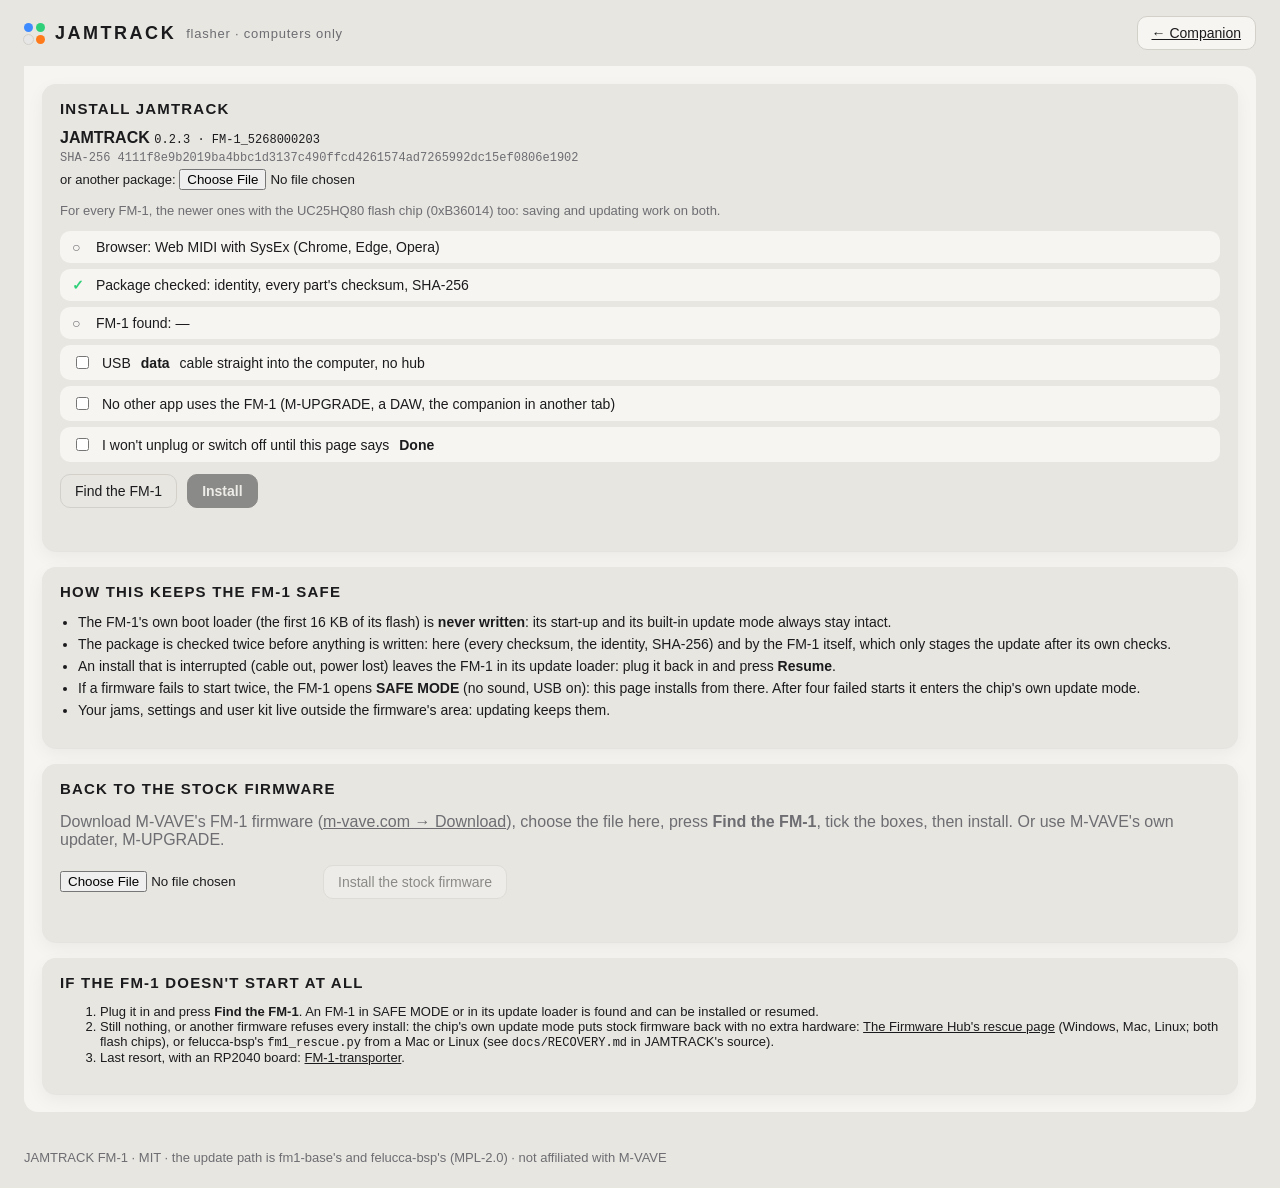
<file: companion/flasher/index.html>
<!doctype html>
<!-- SPDX-License-Identifier: MIT -->
<!-- Copyright (c) 2026 Philip Bos -->
<html lang="en">
<head>
<meta charset="utf-8">
<meta name="viewport" content="width=device-width, initial-scale=1">
<title>JAMTRACK Flasher</title>
<meta name="description" content="Install or update JAMTRACK on the M-VAVE FM-1, from a computer">
<link rel="stylesheet" href="../app.css">
<link rel="icon" href="data:image/svg+xml,%3Csvg xmlns='http://www.w3.org/2000/svg' viewBox='0 0 32 32'%3E%3Crect width='32' height='32' rx='7' fill='%23111'/%3E%3Cpath d='M17 4 8 18h7l-2 10 11-15h-7z' fill='%23ffb040'/%3E%3C/svg%3E">
</head>
<body>
<header class="top">
  <div class="brand">
    <span class="dots"><i class="c1"></i><i class="c2"></i><i class="c3"></i><i class="c4"></i></span>
    <span class="name">JAMTRACK</span><span class="sub">flasher · computers only</span>
  </div>
  <div class="conn"><a class="btn" href="../">← Companion</a></div>
</header>

<main>
  <section class="tab" id="refuse" hidden>
    <div class="card">
      <h2>Please use a computer</h2>
      <p>Installing firmware is only allowed from a desktop or laptop computer (Chrome, Edge or Opera on Windows, macOS,
        Linux or ChromeOS), with the FM-1 on a USB cable. Phones and tablets can sleep, switch apps or lose USB power
        halfway through an install, so the flasher does not run on them.</p>
      <p>Everything else — the jam editor, your jams, the user kit, the screen and the manual — works on this device in the
        <a href="../">companion</a>.</p>
    </div>
  </section>

  <section class="tab" id="app" hidden>
    <div class="card">
      <h2>Install JAMTRACK</h2>
      <div class="fw">
        <div><b>JAMTRACK</b> <span id="fw-ver" class="mono"></span></div>
        <div class="muted mono" id="fw-sha"></div>
        <label class="small">or another package: <input type="file" id="fw-file" accept=".fwsc"></label>
      </div>
      <p class="muted small">For every FM-1, the newer ones with the UC25HQ80 flash chip (0xB36014) too: saving and
        updating work on both.</p>
      <ol class="checks" id="checks">
        <li data-c="midi">Browser: Web MIDI with SysEx (Chrome, Edge, Opera)</li>
        <li data-c="pkg">Package checked: identity, every part's checksum, SHA-256</li>
        <li data-c="dev">FM-1 found: <span id="dev-id">—</span></li>
        <li data-c="cable" class="manual"><label><input type="checkbox"> USB <b>data</b> cable straight into the computer, no hub</label></li>
        <li data-c="apps" class="manual"><label><input type="checkbox"> No other app uses the FM-1 (M-UPGRADE, a DAW, the companion in another tab)</label></li>
        <li data-c="keep" class="manual"><label><input type="checkbox"> I won't unplug or switch off until this page says <b>Done</b></label></li>
      </ol>
      <p id="fw-backup" class="note"></p>
      <div class="row gap wrap">
        <button type="button" id="fw-check" class="ghost">Find the FM-1</button>
        <button type="button" id="fw-install" class="primary" disabled>Install</button>
        <button type="button" id="fw-resume" hidden>Resume the interrupted install</button>
      </div>
      <ol id="fw-steps" class="steps" hidden>
        <li data-s="start">The FM-1 checks the package (nothing is written yet)</li>
        <li data-s="loader">The update loader starts</li>
        <li data-s="write">Writing the firmware <span class="pct"></span></li>
        <li data-s="reboot">Restarting</li>
        <li data-s="done">Done</li>
      </ol>
      <div class="progress" hidden id="fw-prog"><i></i></div>
      <p id="fw-msg" class="msg" role="status"></p>
      <p id="fw-newchip" class="note" hidden><b>A newer FM-1?</b> FM-1s sold since autumn 2026 have a different flash chip
        (0xB36014). JAMTRACK knows it, but some other firmwares don't yet, and on those units they refuse every install,
        this one included, so trying again won't help. Put the FM-1 back to stock through the chip's own update mode first
        (<a href="https://thefirmwarehub.com/tools/rescue/#chip" target="_blank" rel="noopener">The Firmware Hub's rescue
        page</a> shows how, on Windows, Mac and Linux), then install JAMTRACK here.</p>
    </div>

    <div class="card">
      <h2>How this keeps the FM-1 safe</h2>
      <ul class="safe">
        <li>The FM-1's own boot loader (the first 16 KB of its flash) is <b>never written</b>: its start-up and its built-in
          update mode always stay intact.</li>
        <li>The package is checked twice before anything is written: here (every checksum, the identity, SHA-256) and by
          the FM-1 itself, which only stages the update after its own checks.</li>
        <li>An install that is interrupted (cable out, power lost) leaves the FM-1 in its update loader: plug it back in and
          press <b>Resume</b>.</li>
        <li>If a firmware fails to start twice, the FM-1 opens <b>SAFE MODE</b> (no sound, USB on): this page installs from
          there. After four failed starts it enters the chip's own update mode.</li>
        <li>Your jams, settings and user kit live outside the firmware's area: updating keeps them.</li>
      </ul>
    </div>

    <div class="card">
      <h2>Back to the stock firmware</h2>
      <p class="muted">Download M-VAVE's FM-1 firmware (<a href="https://www.m-vave.com/download" target="_blank" rel="noopener">m-vave.com → Download</a>),
        choose the file here, press <b>Find the FM-1</b>, tick the boxes, then install. Or use M-VAVE's own updater, M-UPGRADE.</p>
      <div class="row gap wrap">
        <input type="file" id="stock-file" accept=".fwsc">
        <button type="button" id="stock-install" disabled>Install the stock firmware</button>
      </div>
      <p id="stock-msg" class="msg" role="status"></p>
    </div>

    <div class="card">
      <h2>If the FM-1 doesn't start at all</h2>
      <ol class="small">
        <li>Plug it in and press <b>Find the FM-1</b>. An FM-1 in SAFE MODE or in its update loader is found and can be
          installed or resumed.</li>
        <li>Still nothing, or another firmware refuses every install: the chip's own update mode puts stock firmware back
          with no extra hardware:
          <a href="https://thefirmwarehub.com/tools/rescue/#chip" target="_blank" rel="noopener">The Firmware Hub's rescue
          page</a> (Windows, Mac, Linux; both flash chips), or felucca-bsp's <code>fm1_rescue.py</code> from a Mac or Linux
          (see <code>docs/RECOVERY.md</code> in JAMTRACK's source).</li>
        <li>Last resort, with an RP2040 board: <a href="https://github.com/kurogedelic/FM-1-transporter" target="_blank" rel="noopener">FM-1-transporter</a>.</li>
      </ol>
    </div>
  </section>
</main>

<footer class="foot muted small">JAMTRACK FM-1 · MIT · the update path is fm1-base's and felucca-bsp's (MPL-2.0) · not affiliated with M-VAVE</footer>
<script type="module" src="flasher.js"></script>
</body>
</html>
</file>
<file: companion/app.css>
/* SPDX-License-Identifier: MIT
 * Copyright (c) 2026 Philip Bos */
:root {
  --bg: #e7e6e1; --card: #f6f5f1; --ink: #1b1b1d; --muted: #6d6d72; --line: #d2d0c9; --screen: #000;
  --k1: #3d8bff; --k2: #30d07a; --k3: #9a9aa2; --k3s: #e6e6e6; --k4: #ff7a1a; --rec: #ff3c3c;
  --radius: 14px; --shadow: 0 1px 0 rgba(0,0,0,.04), 0 6px 18px rgba(0,0,0,.05);
  font-family: ui-sans-serif, -apple-system, "Segoe UI", Roboto, "Helvetica Neue", Arial, sans-serif;
  color-scheme: light;
}
@media (prefers-color-scheme: dark) {
  :root { --bg: #131315; --card: #1c1c1f; --ink: #ececec; --muted: #8d8d95; --line: #2c2c31; --k3: #c8c8cc; color-scheme: dark; }
}
* { box-sizing: border-box; }
[hidden] { display: none !important; }
html, body { margin: 0; background: var(--bg); color: var(--ink); }
body { min-height: 100vh; display: flex; flex-direction: column; }
a { color: inherit; }
h2 { font-size: 15px; letter-spacing: .08em; text-transform: uppercase; margin: 0 0 12px; font-weight: 700; }
h3 { font-size: 12px; letter-spacing: .08em; text-transform: uppercase; color: var(--muted); margin: 0 0 8px; }
code, .mono { font-family: ui-monospace, "SF Mono", Menlo, Consolas, monospace; font-size: 12px; }
.muted { color: var(--muted); } .small { font-size: 13px; }
.row { display: flex; align-items: center; } .between { justify-content: space-between; } .wrap { flex-wrap: wrap; }
.gap { gap: 10px; }
button, .btn, select, input[type=text], input:not([type]) {
  font: inherit; font-size: 14px; border-radius: 10px; border: 1px solid var(--line); background: var(--card); color: var(--ink);
  padding: 8px 14px; cursor: pointer;
}
input:not([type]) { cursor: text; width: 17ch; text-transform: uppercase; }
button:hover:not(:disabled), .btn:hover { border-color: var(--muted); }
button:disabled { opacity: .45; cursor: default; }
button.primary { background: var(--ink); color: var(--card); border-color: var(--ink); font-weight: 600; }
button.ghost { background: transparent; }
button.toggle[aria-pressed=true] { background: var(--k2); border-color: var(--k2); color: #000; font-weight: 700; }
#snd-freeze[aria-pressed=true] { background: var(--k1); border-color: var(--k1); }
button:focus-visible, .btn:focus-within { outline: 2px solid var(--k1); outline-offset: 2px; }

.top { display: flex; justify-content: space-between; align-items: center; padding: 16px 24px; gap: 12px; flex-wrap: wrap; }
.brand { display: flex; align-items: center; gap: 10px; }
.brand .name { font-weight: 800; letter-spacing: .14em; font-size: 18px; }
.brand .sub { color: var(--muted); font-size: 13px; letter-spacing: .06em; }
.dots { display: grid; grid-template-columns: 9px 9px; gap: 3px; }
.dots i { width: 9px; height: 9px; border-radius: 50%; display: block; }
.c1 { background: var(--k1); } .c2 { background: var(--k2); } .c3 { background: var(--k3s); outline: 1px solid var(--line); } .c4 { background: var(--k4); }
.conn { display: flex; align-items: center; gap: 10px; }
.pill { border-radius: 99px; padding: 5px 12px; font-size: 13px; border: 1px solid var(--line); background: var(--card); }
.pill.on { border-color: var(--k2); } .pill.on::before { content: "● "; color: var(--k2); }
.pill.warn { border-color: var(--k4); } .pill.warn::before { content: "● "; color: var(--k4); }
.pill.off::before { content: "● "; color: var(--muted); }

.tabs { display: flex; gap: 4px; padding: 0 24px; overflow-x: auto; }
.tabs button { border: none; background: none; border-radius: 10px 10px 0 0; padding: 10px 16px; font-weight: 600; color: var(--muted); }
.tabs button[aria-selected=true] { background: var(--card); color: var(--ink); }
main { flex: 1; padding: 0 24px 24px; }
.tab { background: var(--card); border-radius: 0 var(--radius) var(--radius) var(--radius); padding: 18px; display: grid; gap: 16px; }
.card { background: var(--bg); border-radius: var(--radius); padding: 16px 18px; box-shadow: var(--shadow); min-width: 0; }
.foot { padding: 14px 24px 24px; }
.msg { min-height: 1.2em; margin: 10px 0 0; font-size: 14px; } .msg.err { color: var(--rec); } .msg.ok { color: var(--k2); }
.note { border-left: 3px solid var(--k4); padding: 6px 12px; font-size: 14px; }
.note:empty { display: none; }

/* the bank */
.bank-map { display: grid; grid-template-columns: repeat(46, 1fr); gap: 2px; margin: 4px 0 14px; }
.bank-map i { aspect-ratio: 1; border-radius: 2px; background: var(--line); display: block; }
.slots { list-style: none; padding: 0; margin: 0; display: grid; gap: 6px; }
.slots li { display: grid; grid-template-columns: 30px 14px minmax(0, 1fr) auto; gap: 10px; align-items: center;
  background: var(--card); border-radius: 10px; padding: 8px 10px; }
.slots .num { font-weight: 700; color: var(--muted); font-variant-numeric: tabular-nums; }
.slots .sw { width: 12px; height: 12px; border-radius: 3px; }
.slots .nm { font-weight: 600; letter-spacing: .04em; overflow: hidden; text-overflow: ellipsis; white-space: nowrap; }
.slots .meta { color: var(--muted); font-size: 12px; font-weight: 400; margin-left: 8px; }
.slots .acts { display: flex; gap: 4px; }
.slots .acts button { padding: 4px 9px; font-size: 13px; }
.slots li.empty .nm { color: var(--muted); font-weight: 400; }
.slots li.current { outline: 2px solid var(--k4); }
.badge { font-size: 10px; letter-spacing: .08em; padding: 2px 6px; border-radius: 6px; background: var(--line); margin-left: 6px; vertical-align: 1px; }
.badge.bad { background: var(--rec); color: #fff; }

.drop { display: block; border: 2px dashed var(--line); border-radius: 12px; padding: 22px; text-align: center; cursor: pointer; }
.addsrc { display: grid; grid-template-columns: 1fr 1fr; gap: 12px; }
.addsrc .drop { display: flex; align-items: center; justify-content: center; }
.recstart { display: grid; gap: 4px; width: 100%; text-align: left; padding: 18px 20px; border: 2px dashed var(--line);
  border-radius: 12px; background: transparent; }
.recstart b { color: var(--rec); font-size: 15px; } .recstart span { color: var(--muted); font-size: 13px; }
.recstart:hover:not(:disabled) { border-color: var(--rec); }
.reclive { display: grid; gap: 10px; border: 2px solid var(--line); border-radius: 12px; padding: 12px 14px; }
.reclive p { margin: 0; }
.meter { width: 220px; height: 18px; border-radius: 4px; background: var(--card); }
button.recbtn { color: var(--rec); border-color: var(--rec); }
#tk-mon, #tk-rec { width: 148px; min-width: 148px; text-align: center; white-space: nowrap; }   /* one size, whatever they say */
button.recbtn[aria-pressed=true] { background: var(--rec); color: #fff; animation: recpulse 1.2s ease-in-out infinite; }
@keyframes recpulse { 50% { opacity: .75; } }
@media (prefers-reduced-motion: reduce) { button.recbtn[aria-pressed=true] { animation: none; } }
.takes-card { display: grid; gap: 12px; } .takes-card h2 { margin: 0; } .takes-card .msg { margin: 0; }
.takes-card .recstart { padding: 14px 18px; }
.takes { list-style: none; padding: 0; margin: 0; display: grid; gap: 6px; }
.takes:empty { display: none; }
.takes li { display: grid; grid-template-columns: 70px minmax(0, 1fr) auto; gap: 10px; align-items: center;
  background: var(--card); border-radius: 10px; padding: 8px 10px; }
.takes .num { font-weight: 700; color: var(--rec); font-size: 12px; letter-spacing: .06em; }
.takes .nm { font-weight: 600; overflow: hidden; text-overflow: ellipsis; white-space: nowrap; font-size: 14px; }
.takes .meta { color: var(--muted); font-size: 12px; font-weight: 400; margin-left: 8px; }
.takes .acts { display: flex; gap: 4px; } .takes .acts button { padding: 4px 9px; font-size: 13px; }
.drop.over { border-color: var(--k1); background: color-mix(in srgb, var(--k1) 8%, transparent); }
.screen { background: var(--screen); border-radius: 10px; display: block; width: 100%; }
.wave { height: 160px; margin: 12px 0; cursor: ew-resize; touch-action: none; }
#editor { display: grid; gap: 12px; }
#editor label { font-size: 14px; display: flex; gap: 8px; align-items: center; }
.quality { border: 1px solid var(--line); border-radius: 10px; padding: 8px 12px 12px; }
.quality legend { font-size: 12px; color: var(--muted); padding: 0 6px; }
.rate { border: 1px solid var(--line); border-radius: 10px; padding: 8px 12px; cursor: pointer; display: grid !important; gap: 2px !important; min-width: 120px; }
.rate input { display: none; }
.rate:has(input:checked) { border-color: var(--ink); background: var(--card); }
.rate b { font-size: 14px; } .rate span { font-size: 12px; color: var(--muted); } .rate.nofit span { color: var(--rec); }
.chk { gap: 6px !important; }
.progress { flex: 1; height: 8px; border-radius: 4px; background: var(--line); overflow: hidden; min-width: 120px; }
.progress i { display: block; height: 100%; width: 0; background: var(--k4); transition: width .15s; }
.factory { display: grid; grid-template-columns: repeat(auto-fill, minmax(210px, 1fr)); gap: 6px; margin: 8px 0 12px; }
.factory label { display: flex; gap: 8px; align-items: center; background: var(--card); border-radius: 10px; padding: 8px 10px; font-size: 14px; }
.factory .meta { color: var(--muted); font-size: 12px; margin-left: auto; }
.factory .there { color: var(--k2); font-size: 12px; margin-left: auto; }

/* sound */
.pages { display: grid; grid-template-columns: repeat(auto-fill, minmax(300px, 1fr)); gap: 12px; }
.page h3 { display: flex; justify-content: space-between; }
.knobs { display: grid; grid-template-columns: repeat(4, 1fr); gap: 4px; }
.knob { display: grid; justify-items: center; gap: 2px; user-select: none; touch-action: none; cursor: ns-resize; padding: 4px 0; border-radius: 10px; }
.knob:focus-visible { outline: 2px solid var(--k1); }
.knob svg { width: 54px; height: 54px; }
.knob .lab { font-size: 10px; letter-spacing: .08em; color: var(--muted); }
.knob .val { font-size: 13px; font-weight: 700; font-variant-numeric: tabular-nums; }
.knob.empty { visibility: hidden; }
.knob.locked .lab::after { content: " 🔒"; }
.presets { display: grid; grid-template-columns: 1fr 1fr; gap: 16px; }
.plist { list-style: none; padding: 0; margin: 0; display: grid; gap: 4px; }
.plist li { display: flex; gap: 6px; align-items: center; background: var(--card); border-radius: 8px; padding: 5px 8px; font-size: 14px; }
.plist li .n { flex: 1; overflow: hidden; text-overflow: ellipsis; white-space: nowrap; }
.plist li.unused .n { color: var(--muted); }
.plist button { padding: 3px 8px; font-size: 12px; }

/* screen */
.device { display: flex; flex-wrap: wrap; gap: 24px; align-items: flex-start; }
.lcd { width: 480px; max-width: 100%; aspect-ratio: 1; image-rendering: pixelated; border-radius: 12px; background: #000;
  border: 10px solid #0b0b0c; box-shadow: 0 0 0 1px var(--line); }
.panel { display: grid; gap: 12px; flex: 1; min-width: 280px; }
.panel .encs { display: grid; grid-template-columns: repeat(7, 1fr); gap: 6px; }
.panel .enc { display: grid; justify-items: center; font-size: 10px; color: var(--muted); gap: 4px; }
.panel .enc span.dial { width: 34px; height: 34px; border-radius: 50%; background: #2a2a2e; border: 3px solid var(--line); display: block; touch-action: none; cursor: ns-resize; }
.panel .enc:nth-child(4) .dial { border-color: var(--k1); } .panel .enc:nth-child(5) .dial { border-color: var(--k2); }
.panel .enc:nth-child(6) .dial { border-color: var(--k3s); } .panel .enc:nth-child(7) .dial { border-color: var(--k4); }
.panel .btns { display: grid; grid-template-columns: repeat(7, 1fr); gap: 6px; }
.panel .btns button { font-size: 11px; padding: 8px 2px; letter-spacing: .04em; }
.panel .btns button.lit { background: var(--k4); color: #000; border-color: var(--k4); }
.panel .btns button.lit.play { background: var(--k2); border-color: var(--k2); }
.keys { position: relative; height: 96px; }
.keys button { position: absolute; padding: 0; border-radius: 0 0 6px 6px; }
.keys .w { height: 96px; background: #f2f2f0; border-color: #bbb; }
.keys .b { height: 58px; background: #222; border-color: #000; z-index: 1; }
.keys .lit.w { background: var(--k4); } .keys .lit.b { background: var(--k4); }
.panel.off { opacity: .5; pointer-events: none; }

/* flash */
.fw { display: grid; gap: 4px; margin-bottom: 12px; }
.checks { list-style: none; padding: 0; margin: 0 0 12px; display: grid; gap: 6px; }
.checks li { padding: 8px 12px 8px 36px; background: var(--card); border-radius: 10px; position: relative; font-size: 14px; }
.checks li::before { content: "○"; position: absolute; left: 12px; color: var(--muted); }
.checks li.ok::before { content: "✓"; color: var(--k2); font-weight: 800; }
.checks li.bad::before { content: "✕"; color: var(--rec); font-weight: 800; }
.checks li.manual { padding-left: 12px; } .checks li.manual::before { content: ""; }
.checks label { display: flex; gap: 10px; align-items: center; cursor: pointer; }
.steps { padding-left: 20px; display: grid; gap: 4px; font-size: 14px; }
.steps li { color: var(--muted); } .steps li.now { color: var(--ink); font-weight: 700; } .steps li.done { color: var(--k2); }
.safe { padding-left: 18px; display: grid; gap: 6px; font-size: 14px; }
.prose { font-size: 15px; line-height: 1.5; } .prose table { border-collapse: collapse; width: 100%; font-size: 14px; }
.prose td, .prose th { border-bottom: 1px solid var(--line); padding: 5px 8px; text-align: left; vertical-align: top; }
.prose th { font-size: 12px; text-transform: uppercase; letter-spacing: .06em; color: var(--muted); }
kbd { border: 1px solid var(--line); border-bottom-width: 2px; border-radius: 5px; padding: 0 5px; font-size: 12px; background: var(--card); }

@media (max-width: 640px) {
  .top, .tabs, main { padding-left: 16px; padding-right: 16px; }
  .tab { padding: 12px; border-radius: 0 0 var(--radius) var(--radius); }
  .presets { grid-template-columns: 1fr; }
  .bank-map { grid-template-columns: repeat(23, 1fr); }
  .slots li { grid-template-columns: 24px 10px minmax(0, 1fr); }
  .slots .acts { grid-column: 1 / -1; justify-content: flex-end; }
  .addsrc { grid-template-columns: 1fr; }
  .takes li { grid-template-columns: 60px minmax(0, 1fr); } .takes .acts { grid-column: 1 / -1; justify-content: flex-end; }
  .panel .btns { grid-template-columns: repeat(4, 1fr); }
}

/* the manual */
.tablink { padding: 10px 16px; font-weight: 600; color: var(--muted); text-decoration: none; }
.tablink:hover { color: var(--ink); }
.manual { display: grid; gap: 16px; }
.manual section { background: var(--bg); border-radius: var(--radius); padding: 18px 20px; box-shadow: var(--shadow); }
.manual h2 { margin-bottom: 10px; }
.manual h3 { margin: 16px 0 6px; }

.manual .steps { counter-reset: s; list-style: none; padding: 0; display: grid; gap: 10px; }
.manual .steps li { counter-increment: s; position: relative; padding: 10px 12px 10px 52px; background: var(--card); border-radius: 12px; }
.manual .steps li::before { content: counter(s); position: absolute; left: 12px; top: 9px; width: 28px; height: 28px; border-radius: 50%;
  background: var(--ink); color: var(--card); display: grid; place-items: center; font-weight: 800; }
.manual .shots { display: flex; flex-wrap: wrap; gap: 14px; }
.manual figure { margin: 0; width: 240px; }
.manual figure img { width: 240px; height: 240px; image-rendering: pixelated; border-radius: 10px; border: 6px solid #0b0b0c; display: block; }
.manual figcaption { font-size: 13px; color: var(--muted); margin-top: 6px; }
.manual .k1 { color: var(--k1); } .manual .k2 { color: var(--k2); } .manual .k3 { color: var(--k3); } .manual .k4 { color: var(--k4); }
.manual .tip { border-left: 3px solid var(--k2); padding: 4px 12px; }
.manual details { background: var(--card); border-radius: 10px; padding: 8px 12px; margin: 6px 0; }
.manual summary { cursor: pointer; font-weight: 600; }

/* ---------------------------------------------------------------- the Sound page */
.sound { gap: 14px; }
.sound .note { margin: 0; }
.stage { display: grid; gap: 10px; }
.stage-top { display: flex; justify-content: space-between; align-items: flex-end; gap: 12px; flex-wrap: wrap; }
.stage-top h2 { font-size: 22px; letter-spacing: .1em; margin: 0; }
.transport { display: flex; gap: 6px; flex-wrap: wrap; }
button.big { font-size: 15px; font-weight: 800; letter-spacing: .08em; padding: 11px 16px; border-radius: 12px; min-width: 52px; }
#snd-play[aria-pressed=true] { background: var(--k2); border-color: var(--k2); color: #000; }
#snd-freeze[aria-pressed=true] { background: var(--k1); border-color: var(--k1); color: #fff; }
#snd-listen.on { background: #fff; color: #000; border-color: #fff; box-shadow: 0 0 0 3px var(--k4); }
#snd-random:active { transform: rotate(-6deg); }
.wavebox { position: relative; }
.wavebox canvas { height: 170px; cursor: ew-resize; touch-action: none; border-radius: 12px; }
.stg-loading { position: absolute; inset: 0; display: grid; place-items: center; color: #aaa; font-size: 13px; letter-spacing: .06em;
  background: repeating-linear-gradient(90deg, rgba(255,255,255,.03) 0 20px, transparent 20px 40px); border-radius: 12px; }
.chips { display: flex; flex-wrap: wrap; gap: 6px; }
.chip { padding: 6px 10px; border-radius: 99px; font-size: 13px; display: inline-flex; gap: 6px; align-items: center; }
.chip b { font-size: 11px; color: var(--muted); font-variant-numeric: tabular-nums; }
.chip[aria-checked=true] { background: var(--k4); border-color: var(--k4); color: #000; font-weight: 700; }
.chip[aria-checked=true] b { color: #000; }
.chip.empty { opacity: .45; }

.modes { display: grid; grid-template-columns: repeat(6, 1fr); gap: 8px; }
.mode { display: grid; justify-items: start; gap: 2px; text-align: left; padding: 10px 12px; border-radius: 14px; min-width: 0; }
.mode svg { width: 34px; height: 24px; color: var(--muted); }
.mode b { font-size: 14px; letter-spacing: .1em; }
.mode span { font-size: 12px; color: var(--muted); line-height: 1.25; }
.mode[aria-checked=true] { border-width: 2px; }
.mode.m0[aria-checked=true] { border-color: var(--k1); } .mode.m0[aria-checked=true] svg { color: var(--k1); }
.mode.m1[aria-checked=true] { border-color: var(--k3); } .mode.m1[aria-checked=true] svg { color: var(--ink); }
.mode.m2[aria-checked=true] { border-color: var(--k4); } .mode.m2[aria-checked=true] svg { color: var(--k4); }
.mode.m3[aria-checked=true] { border-color: var(--k2); } .mode.m3[aria-checked=true] svg { color: var(--k2); }
.mode.m4[aria-checked=true] { border-color: #ff4d5e; } .mode.m4[aria-checked=true] svg { color: #ff4d5e; }
.mode.m5[aria-checked=true] { border-color: #a879ff; } .mode.m5[aria-checked=true] svg { color: #a879ff; }
.mode[aria-checked=true] { background: var(--card); box-shadow: var(--shadow); }

.perform { display: grid; grid-template-columns: minmax(0, 3fr) minmax(260px, 2fr); gap: 14px; }
.macros { display: grid; grid-template-columns: repeat(4, 1fr); gap: 10px 4px; }
.knob.big svg { width: 80px; height: 80px; }
.knob.big .lab { font-size: 11px; font-weight: 700; }
.knob.big .val { font-size: 15px; }
.knob.active svg { transform: scale(1.04); }
.xycard { display: grid; grid-template-rows: auto 1fr; }
.xycard select { padding: 4px 8px; font-size: 12px; }
.xy { position: relative; min-height: 220px; border-radius: 14px; background: #000; touch-action: none; cursor: crosshair; overflow: hidden;
  background-image: linear-gradient(rgba(255,255,255,.06) 1px, transparent 1px), linear-gradient(90deg, rgba(255,255,255,.06) 1px, transparent 1px);
  background-size: 25% 25%; }
.xy i { position: absolute; width: 26px; height: 26px; margin: -13px 0 0 -13px; border-radius: 50%; background: var(--k4);
  box-shadow: 0 0 0 6px rgba(255,122,26,.25), 0 0 24px rgba(255,122,26,.6); pointer-events: none; transition: box-shadow .1s; }
.xy.active i { box-shadow: 0 0 0 10px rgba(255,122,26,.3), 0 0 40px rgba(255,122,26,.9); }
.xy span { position: absolute; left: 10px; bottom: 8px; color: #aaa; pointer-events: none; }

.kb { position: relative; height: 130px; user-select: none; touch-action: none; margin-top: 6px; }
.kb .key { position: absolute; top: 0; box-sizing: border-box; border-radius: 0 0 8px 8px; display: flex; align-items: flex-end;
  justify-content: center; font-size: 10px; padding-bottom: 6px; cursor: pointer; }
.kb .w { height: 130px; background: #f4f3ef; border: 1px solid #bdbcb6; color: #888; }
.kb .b { height: 80px; background: #1d1d20; border: 1px solid #000; z-index: 1; }
.kb .key.lit { background: var(--k4); color: #000; }
.kb .w[title]:not([title=""]) { box-shadow: inset 0 -4px 0 var(--k2); }

.segmented { display: inline-flex; gap: 2px; background: var(--card); padding: 3px; border-radius: 12px; margin-bottom: 12px; flex-wrap: wrap; }
.segmented button { border: none; background: none; padding: 7px 14px; border-radius: 9px; font-weight: 700; color: var(--muted); }
.segmented button[aria-selected=true] { background: var(--ink); color: var(--card); }
.segmented .btnname { font-size: 10px; font-weight: 600; opacity: .6; margin-left: 6px; letter-spacing: .06em; }
.groups { display: grid; gap: 14px; }
.group h2 { margin: 0; }
.group .pages { grid-template-columns: repeat(auto-fill, minmax(290px, 1fr)); margin-top: 10px; }
.group.g-fx { border-top: 3px solid var(--k4); }
.group.g-grain { border-top: 3px solid var(--k1); }
.group.g-oracle { border-top: 3px solid var(--k2); }
.group.g-keys { border-top: 3px solid var(--k3); }
.sound .page { background: var(--card); box-shadow: none; }
.sound #pre-fac { gap: 5px; }

@media (max-width: 900px) {
  .modes { grid-template-columns: repeat(3, 1fr); }
  .perform { grid-template-columns: 1fr; }
}
@media (max-width: 520px) {
  .modes { grid-template-columns: repeat(2, 1fr); }
  .macros { grid-template-columns: repeat(2, 1fr); }
  .transport { width: 100%; } .transport button.big { flex: 1; padding: 10px 6px; font-size: 13px; }
}
</file>
<file: companion/jam.css>
/* SPDX-License-Identifier: MIT
 * Copyright (c) 2026 Philip Bos
 * JAMTRACK companion: the jam editor, the library and the kit (app.css is ECHOFIELD's base) */
:root { --amber: #ffb040; --p0: #ff7850; --p1: #50aaff; --p2: #ffc45a; --p3: #be87ff; }
.brand .name { letter-spacing: .12em; }
.c4 { background: var(--amber); }

.transport .live { font-size: 14px; color: var(--muted); }
.transport .live.ext { color: var(--k2); }
.card.transport { display: grid; gap: 12px; }      /* (not app.css's flex .transport: its two rows stack) */
.card.transport > .row { gap: 8px; }
.gen { align-items: center; }
.gen label { display: inline-flex; align-items: center; gap: 8px; font-size: 14px; color: var(--muted); }
.transport .live { margin-left: auto; }
.card.transport > .msg:empty { display: none; }
.gen select { align-self: stretch; }
label { display: inline-flex; gap: 6px; align-items: center; }
label.grow { flex: 1; } label.grow input { flex: 1; min-width: 120px; }
input, select { font: inherit; font-size: 14px; border-radius: 8px; border: 1px solid var(--line); background: var(--card);
  color: var(--ink); padding: 6px 8px; }
input[type=number] { width: 80px; } input.seed { width: 64px; }
input[type=range] { padding: 0; accent-color: var(--amber); }

.parts { display: grid; gap: 16px; }
.part h2 { margin: 0; }
.part.playing { box-shadow: inset 4px 0 0 var(--amber), var(--shadow); }
.chips { display: flex; gap: 6px; margin: 14px 0 10px; flex-wrap: wrap; }
.chip { flex: 1 1 60px; min-width: 64px; display: flex; flex-direction: column; align-items: center; gap: 2px; padding: 10px 6px;
  border-radius: 10px; background: var(--card); border: 2px solid var(--line); }
.chip b { font-size: 20px; } .chip small { color: var(--muted); font-size: 12px; }
.chip.sel { border-color: var(--ink); }
.chip.live { background: #3a2a10; border-color: var(--amber); color: #fff; } .chip.live small { color: var(--amber); }
.chip.add { flex: 0 0 48px; min-width: 48px; font-size: 22px; color: var(--muted); justify-content: center; }
.chord-ed { display: grid; gap: 10px; padding: 10px 12px; background: var(--card); border-radius: 10px; }
.nums { display: flex; gap: 4px; flex-wrap: wrap; }
.nums button { min-width: 44px; padding: 6px 8px; font-weight: 700; }
.nums button.acc { font-weight: 500; color: var(--muted); }
.nums button.on { background: var(--amber); color: #000; border-color: var(--amber); }
.textrow { margin-top: 10px; align-items: center; }
input.prog { flex: 1; min-width: 200px; }

.grid2 { display: grid; gap: 16px; grid-template-columns: repeat(auto-fit, minmax(340px, 1fr)); }
.fields { display: grid; gap: 10px; grid-template-columns: repeat(auto-fit, minmax(240px, 1fr)); }
.field { display: grid; grid-template-columns: 110px 1fr auto; gap: 8px; align-items: center; font-size: 14px; }
.field > span { color: var(--muted); }
.field.chk { grid-template-columns: auto 1fr; }
.field output { min-width: 32px; text-align: right; font-variant-numeric: tabular-nums; color: var(--muted); }
.row .field { grid-template-columns: auto 1fr auto; }
.mixer { display: grid; gap: 10px; grid-template-columns: repeat(auto-fit, minmax(150px, 1fr)); }
.strip { background: var(--card); border-radius: 10px; padding: 10px; display: grid; gap: 6px; border-top: 3px solid var(--line); }
.strip .field { grid-template-columns: 54px 1fr 28px; }
.strip.p0 { border-color: var(--p0); } .strip.p1 { border-color: var(--p1); } .strip.p2 { border-color: var(--p2); } .strip.p3 { border-color: var(--p3); }
.strip button.mute { padding: 2px 10px; font-weight: 700; } .strip button.mute.on { background: var(--rec); color: #fff; border-color: var(--rec); }
.meter { height: 4px; background: var(--line); border-radius: 2px; overflow: hidden; }
.meter i { display: block; height: 100%; width: 0; background: var(--k2); transition: width .2s; }

.slots { list-style: none; padding: 0; margin: 10px 0 0; display: grid; gap: 6px; }
.slots li { display: flex; align-items: center; gap: 10px; flex-wrap: wrap; }
.slots li.cur { outline: 2px solid var(--amber); }
.slots .name { flex: 1; font-weight: 600; min-width: 160px; }
.slots .acts { display: flex; gap: 6px; flex-wrap: wrap; }
.slots .acts button, .slots .acts .btn { padding: 4px 10px; font-size: 13px; }
.slots li.drop { outline: 2px dashed var(--amber); }
.slots.kit li.ok .num { color: var(--k2); }
button.danger:hover { border-color: var(--rec); color: var(--rec); }

.guide table.cc { border-collapse: collapse; width: 100%; font-size: 14px; }
.guide .cc td, .guide .cc th { border-bottom: 1px solid var(--line); padding: 6px 8px; text-align: left; vertical-align: top; }
.guide .cc td:nth-child(odd) { font-weight: 700; white-space: nowrap; }
.guide li { margin: 4px 0; }
input.prog, .chip, .nums button, .chord-ed select { text-transform: none; }
input.prog { width: auto; }
.grid2 .card:has(> #mix) { grid-column: 1 / -1; }
.mixer { grid-template-columns: repeat(auto-fit, minmax(190px, 1fr)); }
.strip { min-width: 0; }
.strip .field { grid-template-columns: 52px minmax(0, 1fr) 30px; }
.strip .field input[type=range] { width: 100%; min-width: 0; }
#mix { min-width: 0; }
.mixer { grid-template-columns: repeat(auto-fill, minmax(170px, 1fr)); }
.strip { overflow: hidden; }
.strip .field { display: grid; grid-template-columns: 46px minmax(0, 1fr) 26px; gap: 6px; }
.strip { grid-template-columns: minmax(0, 1fr); } .strip > * { min-width: 0; }

.nums button { display: inline-flex; flex-direction: column; align-items: center; min-width: 64px; font-weight: 700; }
.nums button small { font-weight: 400; font-size: 11px; color: var(--muted); }
.nums button.on small { color: #000; }
.nums.small button { min-width: 52px; font-size: 13px; }
details.other summary { cursor: pointer; color: var(--muted); font-size: 13px; }
details.other .nums { margin-top: 8px; }
.chip { color: var(--ink); } .chip b { color: var(--ink); } .chip small { color: var(--muted); }
.chip.live b { color: #fff; }
.grid2 { grid-template-columns: repeat(auto-fit, minmax(420px, 1fr)); }

/* MY LINE: the piano roll */
.grid2 .line-card { grid-column: 1 / -1; }
.line-card h3 .small { font-weight: 400; display: block; margin-top: 4px; }
.roll { display: grid; grid-template-columns: 52px repeat(16, minmax(0, 1fr)); gap: 1px; background: var(--line); border-radius: 8px;
  overflow: hidden; margin: 10px 0; user-select: none; touch-action: none; }
.roll > div { background: var(--card); height: 18px; position: relative; }
.roll .lab { font-size: 11px; color: var(--muted); padding: 1px 6px; display: flex; align-items: center; white-space: nowrap; }
.roll .lab.one { color: var(--amber); font-weight: 700; }
.roll .c { cursor: pointer; }
.roll .c.beat { box-shadow: inset 1px 0 0 rgba(255,255,255,.12); }
.roll .c.one { background: color-mix(in srgb, var(--card) 88%, var(--amber)); }
.roll .c.out { background: color-mix(in srgb, var(--card) 60%, #000); cursor: default; }
.roll .c.n { background: var(--p3); border-radius: 4px 0 0 4px; }
.roll .c.h { background: var(--p3); opacity: .75; }
.roll .c.v1 { filter: brightness(.65); } .roll .c.v2 { filter: brightness(1.15); } .roll .c.v3 { background: #fff; }
.roll .c.play { outline: 2px solid var(--amber); outline-offset: -2px; }
.roll .c.n.play, .roll .c.h.play { background: #fff; }
.roll .head { height: 14px; font-size: 10px; color: var(--muted); text-align: center; background: var(--card); }
.roll .head.play { background: var(--amber); color: #000; }
.line-tools { align-items: center; }
.line-card h3 .small { text-transform: none; letter-spacing: 0; }

/* the guide */
.guide { display: grid; gap: 16px; }
.guide .card { scroll-margin-top: 12px; }
.guide p, .guide li, .guide dd { line-height: 1.5; }
.guide p { margin: 0 0 10px; }
.guide a { color: var(--k1); }
.guide h3 { margin-top: 16px; }
.guide .cc th { font-size: 12px; letter-spacing: .06em; text-transform: uppercase; color: var(--muted); font-weight: 600; }
.guide .g-wide td:nth-child(odd) { white-space: normal; font-weight: 400; }
.guide .g-wide td:first-child { font-weight: 700; }
.guide .g-wide td:first-child { width: 22%; min-width: 110px; }
.g-toc ol { columns: 3 220px; margin: 0; padding-left: 22px; }
.g-toc li { margin: 2px 0; break-inside: avoid; }
.g-toc a { text-decoration: none; }
.g-toc a:hover { text-decoration: underline; }
.g-split { display: flex; gap: 24px; align-items: flex-start; flex-wrap: wrap; margin-bottom: 8px; }
.g-split > :not(figure):not(.g-anno) { flex: 1 1 300px; min-width: 0; }
.g-steps { padding-left: 22px; margin: 0 0 10px; }
.g-steps li { margin: 6px 0; }
.shot { margin: 0; width: 240px; flex: none; }
.shot img { display: block; width: 240px; height: 240px; border-radius: 10px; background: #000; box-shadow: 0 2px 10px rgba(0,0,0,.18); }
.shot figcaption { font-size: 13px; color: var(--muted); margin-top: 6px; line-height: 1.4; }
.shot figcaption b { color: var(--ink); }
.g-gallery { display: grid; grid-template-columns: repeat(auto-fill, 240px); gap: 18px 20px; margin: 4px 0 14px; justify-content: start; }
.g-tip { background: var(--card); border-left: 3px solid var(--k2); border-radius: 8px; padding: 10px 12px; font-size: 14px; }
.g-anno { position: relative; width: 280px; height: 240px; flex: none; }
.g-anno img { display: block; border-radius: 10px; margin-left: 20px; }
.g-anno i { position: absolute; width: 18px; height: 18px; border-radius: 50%; background: var(--k4); color: #000; font: 700 11px/18px ui-sans-serif, sans-serif; text-align: center; font-style: normal; box-shadow: 0 0 0 2px #000; }
.g-callouts { padding-left: 22px; margin: 0; }
.g-callouts li { margin: 5px 0; }
.g-callouts li::marker { font-weight: 700; color: var(--k4); }
.g-lists { display: grid; grid-template-columns: max-content 1fr; gap: 8px 18px; margin: 0; font-size: 14px; }
.g-lists dt { font-weight: 700; }
.g-lists dd { margin: 0; color: var(--muted); }
.g-fm1 { width: 100%; max-width: 860px; height: auto; display: block; margin: 0 auto 8px; }
.g-fm1 .b-body { fill: #24252a; }
.g-fm1 .k-grey circle, .g-fm1 circle { fill: #141518; stroke: #3a3b42; stroke-width: 4; }
.g-fm1 circle.k1 { stroke: var(--k1); } .g-fm1 circle.k2 { stroke: var(--k2); }
.g-fm1 circle.k3 { stroke: var(--k3s); } .g-fm1 circle.k4 { stroke: var(--k4); }
.g-fm1 .b-screen { fill: #0d0d0f; }
.g-fm1 .b-keybed { fill: #1b1c20; }
.g-fm1 rect.b-page, .g-legend .b-page { fill: #1d2a3d; stroke: var(--k1); background: #1d2a3d; border-color: var(--k1); }
.g-fm1 rect.b-play, .g-legend .b-play { fill: #1b3326; stroke: var(--k2); background: #1b3326; border-color: var(--k2); }
.g-fm1 rect.b-act, .g-legend .b-act { fill: #3a2716; stroke: var(--k4); background: #3a2716; border-color: var(--k4); }
.g-fm1 rect { stroke-width: 2; }
.g-fm1 .w-keys rect { fill: #6a6b70; }
.g-fm1 .w-keys rect.c1, .g-legend .c1 { fill: #e0b04a; background: #e0b04a; }
.g-fm1 .b-keys rect { fill: #55565b; }
.g-fm1 text { font-family: ui-sans-serif, -apple-system, "Segoe UI", Roboto, sans-serif; text-anchor: middle; }
.g-fm1 .t-lab { fill: #b9bac0; font-size: 17px; font-weight: 700; letter-spacing: .04em; }
.g-fm1 .t-sub { fill: #8d8e96; font-size: 13px; }
.g-fm1 .t-btn { fill: #e8e8ea; font-size: 14px; font-weight: 700; }
.g-fm1 .t-key text { fill: #1b1c20; font-size: 15px; font-weight: 700; }
.g-fm1 .t-keynum text { fill: #fff; font-size: 15px; font-weight: 800; paint-order: stroke; stroke: var(--k4); stroke-width: 6px; }
.g-legend { display: flex; flex-wrap: wrap; gap: 6px 18px; font-size: 13px; color: var(--muted); margin: 0 0 12px; justify-content: center; }
.g-legend .sw { display: inline-block; width: 14px; height: 14px; border-radius: 4px; border-width: 2px; border-style: solid; vertical-align: -2px; margin-right: 6px; }
.g-legend .sw.c1 { border-color: #e0b04a; }
.g-num { display: inline-block; background: var(--k4); color: #fff; border-radius: 6px; padding: 0 5px; font-weight: 700; font-size: 12px; }
@media (max-width: 640px) {
  .g-lists { grid-template-columns: 1fr; gap: 2px; }
  .g-lists dd { margin-bottom: 8px; }
  .guide .g-wide td:first-child { width: auto; min-width: 0; }
  .g-gallery { grid-template-columns: 240px; justify-content: center; }
  .g-split { justify-content: center; }
}
</file>
